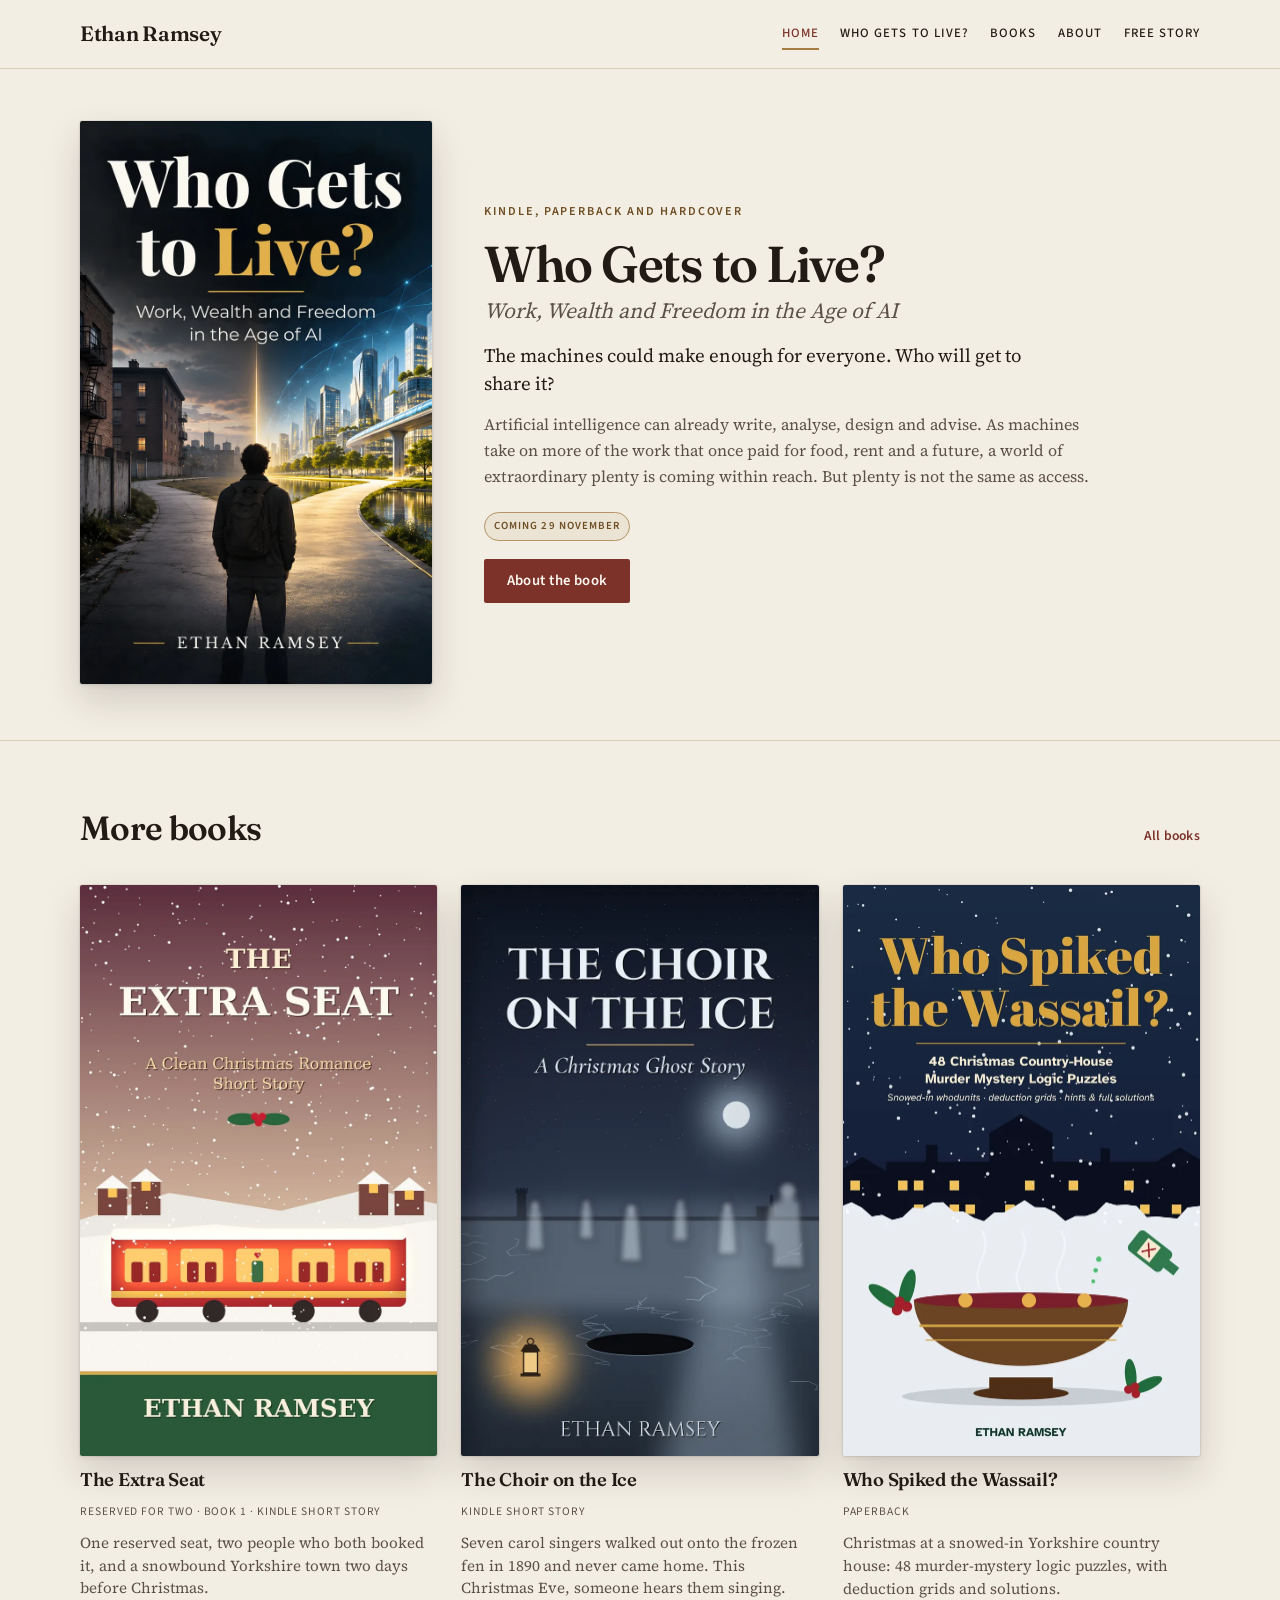
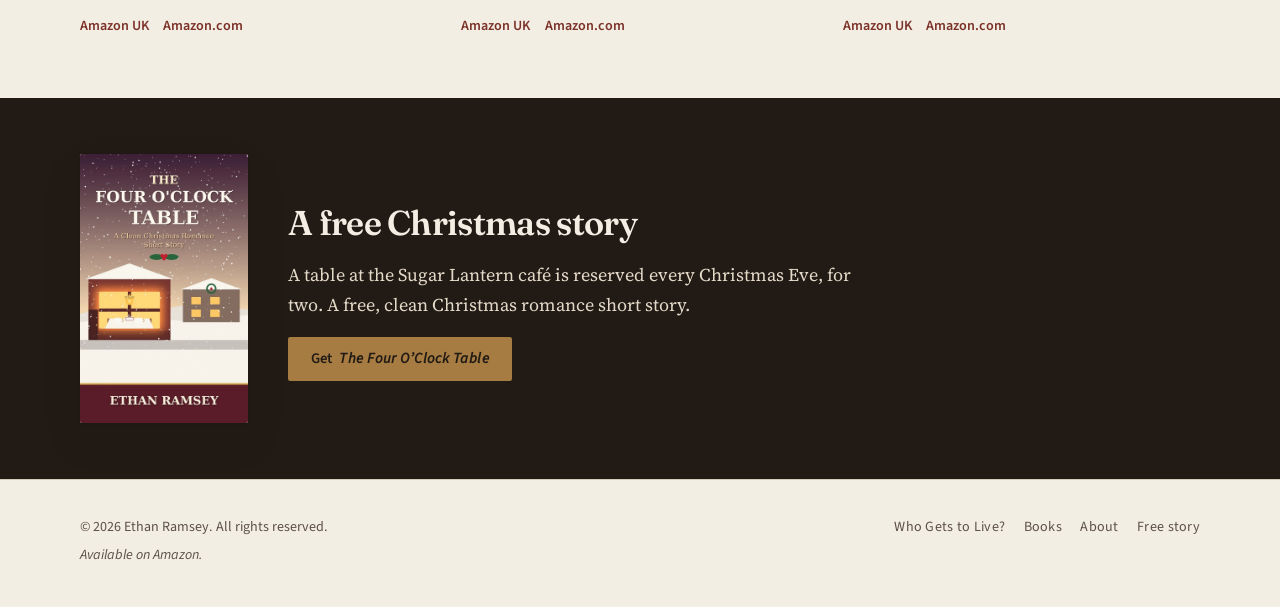
<file: index.html>
<!DOCTYPE html>
<html lang="en-GB">
<head>
  <meta charset="utf-8">
  <meta name="viewport" content="width=device-width, initial-scale=1">
  <title>Books by Ethan Ramsey</title>
  <meta name="description" content="Short stories, puzzle books and a new book about work, wealth and freedom in the age of AI, by Ethan Ramsey. Available on Amazon.">
  <link rel="canonical" href="https://ethanramseybooks.com/">
  <meta property="og:type" content="website">
  <meta property="og:site_name" content="Ethan Ramsey">
  <meta property="og:title" content="Books by Ethan Ramsey">
  <meta property="og:description" content="Short stories, puzzle books and a new book about work, wealth and freedom in the age of AI, by Ethan Ramsey. Available on Amazon.">
  <meta property="og:url" content="https://ethanramseybooks.com/">
  <meta property="og:image" content="https://ethanramseybooks.com/images/og-image.jpg">
  <meta property="og:locale" content="en_GB">
  <meta name="twitter:card" content="summary_large_image">
  <meta name="twitter:title" content="Books by Ethan Ramsey">
  <meta name="twitter:description" content="Short stories, puzzle books and a new book about work, wealth and freedom in the age of AI, by Ethan Ramsey. Available on Amazon.">
  <meta name="twitter:image" content="https://ethanramseybooks.com/images/og-image.jpg">
  <link rel="icon" href="/images/icons/favicon.svg" type="image/svg+xml">
  <link rel="icon" href="/images/icons/favicon.ico" sizes="32x32">
  <link rel="icon" href="/images/icons/favicon-32.png" type="image/png" sizes="32x32">
  <link rel="apple-touch-icon" href="/images/icons/apple-touch-icon.png">
  <link rel="preload" as="image" href="/images/covers/who-gets-to-live.webp" type="image/webp">
  <link rel="stylesheet" href="/css/fonts.css">
  <link rel="stylesheet" href="/css/styles.css">
  <script type="application/ld+json">
  {"@context":"https://schema.org","@graph":[
    {"@type":"WebSite","name":"Ethan Ramsey","url":"https://ethanramseybooks.com/"},
    {"@type":"Person","name":"Ethan Ramsey","url":"https://ethanramseybooks.com/"}
  ]}
  </script>
  
</head>
<body>
  <a class="skip" href="#main">Skip to content</a>
  <header class="site-header">
    <div class="wrap header-inner">
      <a class="wordmark" href="/">Ethan Ramsey</a>
      <button class="nav-toggle" type="button" aria-expanded="false" aria-controls="site-nav" aria-label="Open menu">
        <svg viewBox="0 0 24 24" aria-hidden="true"><path d="M4 7h16M4 12h16M4 17h16"></path></svg>
      </button>
      <nav class="site-nav" id="site-nav" aria-label="Primary">
        <ul>
          <li><a href="/" aria-current="page">Home</a></li>
          <li><a href="/who-gets-to-live/">Who Gets to Live?</a></li>
          <li><a href="/books/">Books</a></li>
          <li><a href="/about/">About</a></li>
          <li><a href="/free-story/">Free story</a></li>
        </ul>
      </nav>
    </div>
  </header>
  <main id="main">
    <section class="hero book-hero" aria-labelledby="wgtl-title">
      <div class="wrap book-hero-inner">
        <figure class="cover">
          <picture>
            <source type="image/webp" srcset="/images/covers/who-gets-to-live.webp">
            <img src="/images/covers/who-gets-to-live.jpg" alt="Front cover of Who Gets to Live? Work, Wealth and Freedom in the Age of AI, by Ethan Ramsey." width="800" height="1280" fetchpriority="high" decoding="async">
          </picture>
        </figure>
        <div class="book-hero-copy">
          <p class="hero-kicker">Kindle, paperback and hardcover</p>
          <h1 id="wgtl-title">Who Gets to Live?</h1>
          <p class="subtitle">Work, Wealth and Freedom in the Age of AI</p>
          <p class="lead">The machines could make enough for everyone. Who will get to share it?</p>
          <p class="hero-pitch">Artificial intelligence can already write, analyse, design and advise. As machines take on more of the work that once paid for food, rent and a future, a world of extraordinary plenty is coming within reach. But plenty is not the same as access.</p>
          <p class="badge">Coming 29 November</p>
          <div class="btn-row">
            <a class="btn btn-primary" href="/who-gets-to-live/">About the book</a>
          </div>
        </div>
      </div>
    </section>

    <section class="section" aria-labelledby="featured-heading">
      <div class="wrap">
        <div class="section-head">
          <h2 id="featured-heading">More books</h2>
          <a class="link-more" href="/books/">All books</a>
        </div>
        <div class="book-grid featured">
          <article class="book">
      <figure class="cover">
        <picture>
          <source type="image/webp" srcset="/images/covers/the-extra-seat.webp">
          <img src="/images/covers/the-extra-seat.jpg" alt="Front cover of The Extra Seat, a clean Christmas romance short story by Ethan Ramsey." width="800" height="1280" loading="lazy" decoding="async">
        </picture>
      </figure>
      <h3>The Extra Seat</h3>
      <p class="meta">Reserved for Two · Book 1 · Kindle short story</p>
      <p class="hook">One reserved seat, two people who both booked it, and a snowbound Yorkshire town two days before Christmas.</p>
      <p class="buy">
        <a href="https://www.amazon.co.uk/dp/B0HQHB46G7" rel="noopener noreferrer">Amazon UK</a>
        <a href="https://www.amazon.com/dp/B0HQHB46G7" rel="noopener noreferrer">Amazon.com</a>
      </p>
    </article><article class="book">
      <figure class="cover">
        <picture>
          <source type="image/webp" srcset="/images/covers/the-choir-on-the-ice.webp">
          <img src="/images/covers/the-choir-on-the-ice.jpg" alt="Front cover of The Choir on the Ice, a Christmas ghost story by Ethan Ramsey." width="800" height="1280" loading="lazy" decoding="async">
        </picture>
      </figure>
      <h3>The Choir on the Ice</h3>
      <p class="meta">Kindle short story</p>
      <p class="hook">Seven carol singers walked out onto the frozen fen in 1890 and never came home. This Christmas Eve, someone hears them singing.</p>
      <p class="buy">
        <a href="https://www.amazon.co.uk/dp/B0HRV9SLFY" rel="noopener noreferrer">Amazon UK</a>
        <a href="https://www.amazon.com/dp/B0HRV9SLFY" rel="noopener noreferrer">Amazon.com</a>
      </p>
    </article><article class="book">
      <figure class="cover">
        <picture>
          <source type="image/webp" srcset="/images/covers/who-spiked-the-wassail.webp">
          <img src="/images/covers/who-spiked-the-wassail.jpg" alt="Front cover of Who Spiked the Wassail?, a paperback of Christmas country-house murder mystery logic puzzles by Ethan Ramsey." width="800" height="1280" loading="lazy" decoding="async">
        </picture>
      </figure>
      <h3>Who Spiked the Wassail?</h3>
      <p class="meta">Paperback</p>
      <p class="hook">Christmas at a snowed-in Yorkshire country house: 48 murder-mystery logic puzzles, with deduction grids and solutions.</p>
      <p class="buy">
        <a href="https://www.amazon.co.uk/dp/B0HRVRZLHK" rel="noopener noreferrer">Amazon UK</a>
        <a href="https://www.amazon.com/dp/B0HRVRZLHK" rel="noopener noreferrer">Amazon.com</a>
      </p>
    </article>
        </div>
      </div>
    </section>

    <section class="cta-band" aria-labelledby="magnet-heading">
      <div class="wrap cta-inner">
        <figure class="cover">
        <picture>
          <source type="image/webp" srcset="/images/covers/the-four-o-clock-table.webp">
          <img src="/images/covers/the-four-o-clock-table.jpg" alt="Front cover of The Four O'Clock Table, a free clean Christmas romance short story by Ethan Ramsey." width="800" height="1280" decoding="async">
        </picture>
      </figure>
        <div>
          <h2 id="magnet-heading">A free Christmas story</h2>
          <p>A table at the Sugar Lantern café is reserved every Christmas Eve, for two. A free, clean Christmas romance short story.</p>
          <a class="btn btn-primary" href="/free-story/">Get <em>The Four O’Clock Table</em></a>
        </div>
      </div>
    </section>

  </main>
  <footer class="site-footer">
    <div class="wrap footer-inner">
      <div>
        <p>&copy; 2026 Ethan Ramsey. All rights reserved.</p>
        <p class="avail">Available on Amazon.</p>
      </div>
      <nav aria-label="Footer">
        <ul>
          <li><a href="/who-gets-to-live/">Who Gets to Live?</a></li>
          <li><a href="/books/">Books</a></li>
          <li><a href="/about/">About</a></li>
          <li><a href="/free-story/">Free story</a></li>
        </ul>
      </nav>
    </div>
  </footer>
  <script src="/js/nav.js" defer></script>
</body>
</html>
</file>
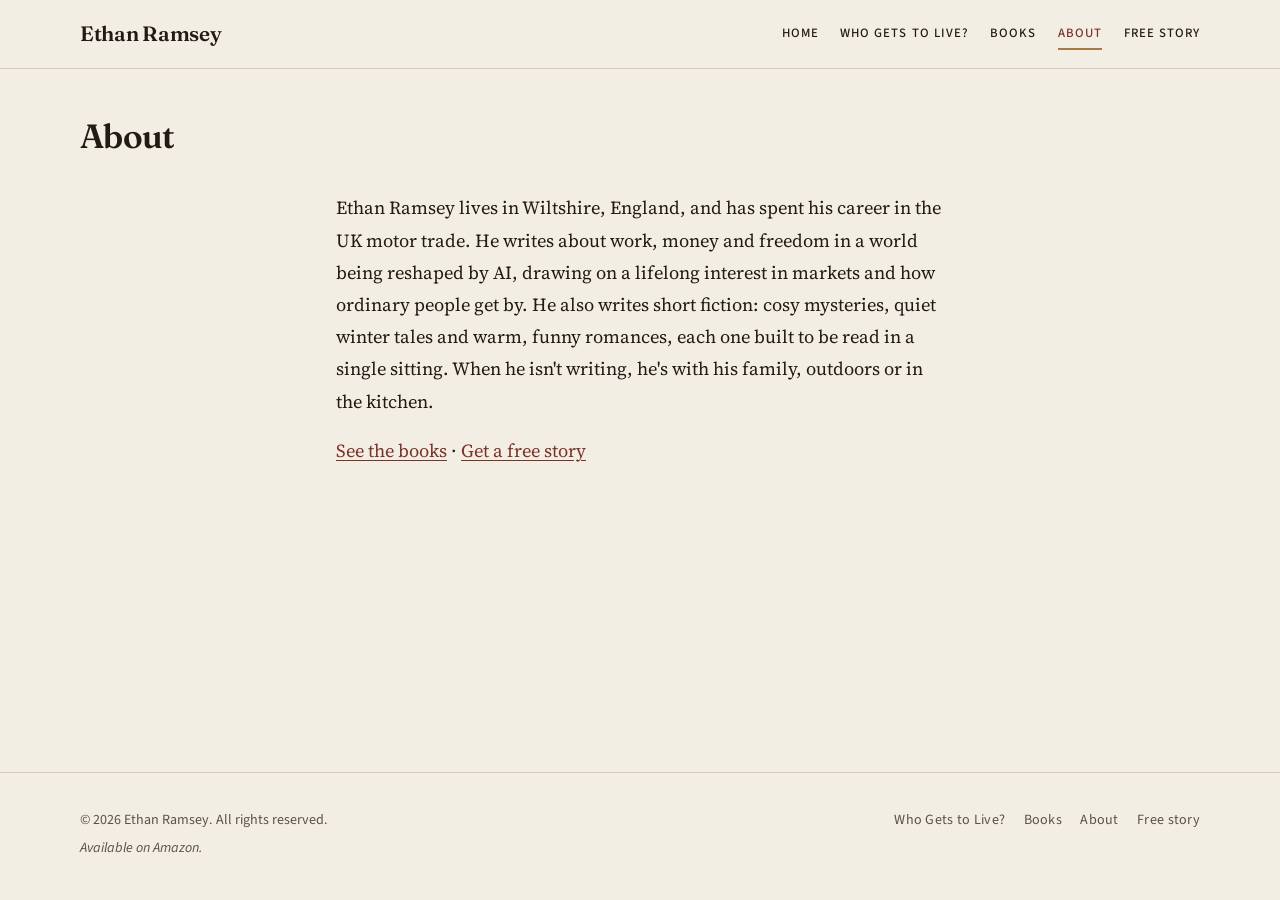
<file: about/index.html>
<!DOCTYPE html>
<html lang="en-GB">
<head>
  <meta charset="utf-8">
  <meta name="viewport" content="width=device-width, initial-scale=1">
  <title>About Ethan Ramsey</title>
  <meta name="description" content="Ethan Ramsey lives in Wiltshire, England. He writes about work, money and freedom in the age of AI, and short fiction to be read in a single sitting.">
  <link rel="canonical" href="https://ethanramseybooks.com/about/">
  <meta property="og:type" content="website">
  <meta property="og:site_name" content="Ethan Ramsey">
  <meta property="og:title" content="About Ethan Ramsey">
  <meta property="og:description" content="Ethan Ramsey lives in Wiltshire, England. He writes about work, money and freedom in the age of AI, and short fiction to be read in a single sitting.">
  <meta property="og:url" content="https://ethanramseybooks.com/about/">
  <meta property="og:image" content="https://ethanramseybooks.com/images/og-image.jpg">
  <meta property="og:locale" content="en_GB">
  <meta name="twitter:card" content="summary_large_image">
  <meta name="twitter:title" content="About Ethan Ramsey">
  <meta name="twitter:description" content="Ethan Ramsey lives in Wiltshire, England. He writes about work, money and freedom in the age of AI, and short fiction to be read in a single sitting.">
  <meta name="twitter:image" content="https://ethanramseybooks.com/images/og-image.jpg">
  <link rel="icon" href="/images/icons/favicon.svg" type="image/svg+xml">
  <link rel="icon" href="/images/icons/favicon.ico" sizes="32x32">
  <link rel="icon" href="/images/icons/favicon-32.png" type="image/png" sizes="32x32">
  <link rel="apple-touch-icon" href="/images/icons/apple-touch-icon.png">
  <link rel="stylesheet" href="/css/fonts.css">
  <link rel="stylesheet" href="/css/styles.css">
  <script type="application/ld+json">
  {"@context":"https://schema.org","@graph":[
    {"@type":"WebSite","name":"Ethan Ramsey","url":"https://ethanramseybooks.com/"},
    {"@type":"Person","name":"Ethan Ramsey","url":"https://ethanramseybooks.com/"}
  ]}
  </script>
  
</head>
<body>
  <a class="skip" href="#main">Skip to content</a>
  <header class="site-header">
    <div class="wrap header-inner">
      <a class="wordmark" href="/">Ethan Ramsey</a>
      <button class="nav-toggle" type="button" aria-expanded="false" aria-controls="site-nav" aria-label="Open menu">
        <svg viewBox="0 0 24 24" aria-hidden="true"><path d="M4 7h16M4 12h16M4 17h16"></path></svg>
      </button>
      <nav class="site-nav" id="site-nav" aria-label="Primary">
        <ul>
          <li><a href="/">Home</a></li>
          <li><a href="/who-gets-to-live/">Who Gets to Live?</a></li>
          <li><a href="/books/">Books</a></li>
          <li><a href="/about/" aria-current="page">About</a></li>
          <li><a href="/free-story/">Free story</a></li>
        </ul>
      </nav>
    </div>
  </header>
  <main id="main">
    <header class="page-hero">
      <div class="wrap">
        <h1 class="page-title">About</h1>
      </div>
    </header>
    <section class="section" style="padding-top:1.25rem">
      <div class="wrap prose">
        <p>Ethan Ramsey lives in Wiltshire, England, and has spent his career in the UK motor trade. He writes about work, money and freedom in a world being reshaped by AI, drawing on a lifelong interest in markets and how ordinary people get by. He also writes short fiction: cosy mysteries, quiet winter tales and warm, funny romances, each one built to be read in a single sitting. When he isn't writing, he's with his family, outdoors or in the kitchen.</p>
        <p><a href="/books/">See the books</a> · <a href="/free-story/">Get a free story</a></p>
      </div>
    </section>

  </main>
  <footer class="site-footer">
    <div class="wrap footer-inner">
      <div>
        <p>&copy; 2026 Ethan Ramsey. All rights reserved.</p>
        <p class="avail">Available on Amazon.</p>
      </div>
      <nav aria-label="Footer">
        <ul>
          <li><a href="/who-gets-to-live/">Who Gets to Live?</a></li>
          <li><a href="/books/">Books</a></li>
          <li><a href="/about/">About</a></li>
          <li><a href="/free-story/">Free story</a></li>
        </ul>
      </nav>
    </div>
  </footer>
  <script src="/js/nav.js" defer></script>
</body>
</html>
</file>
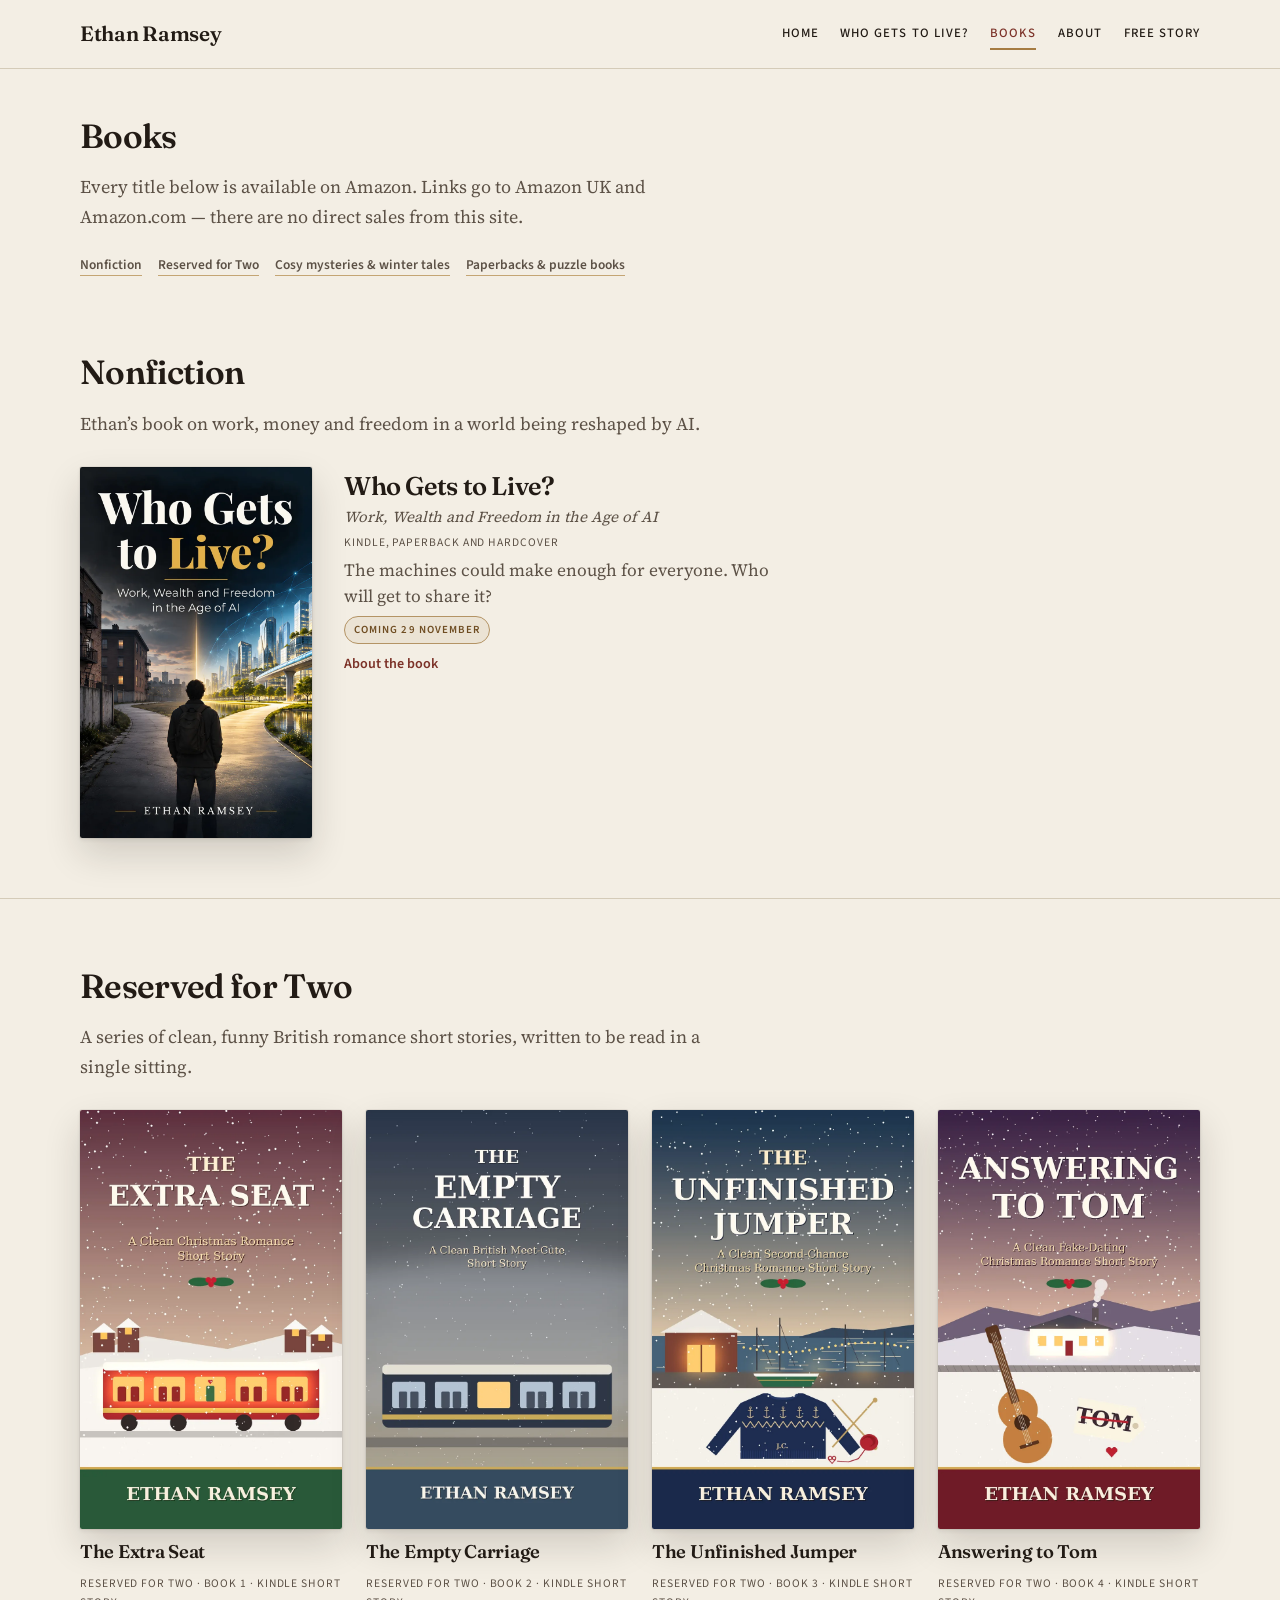
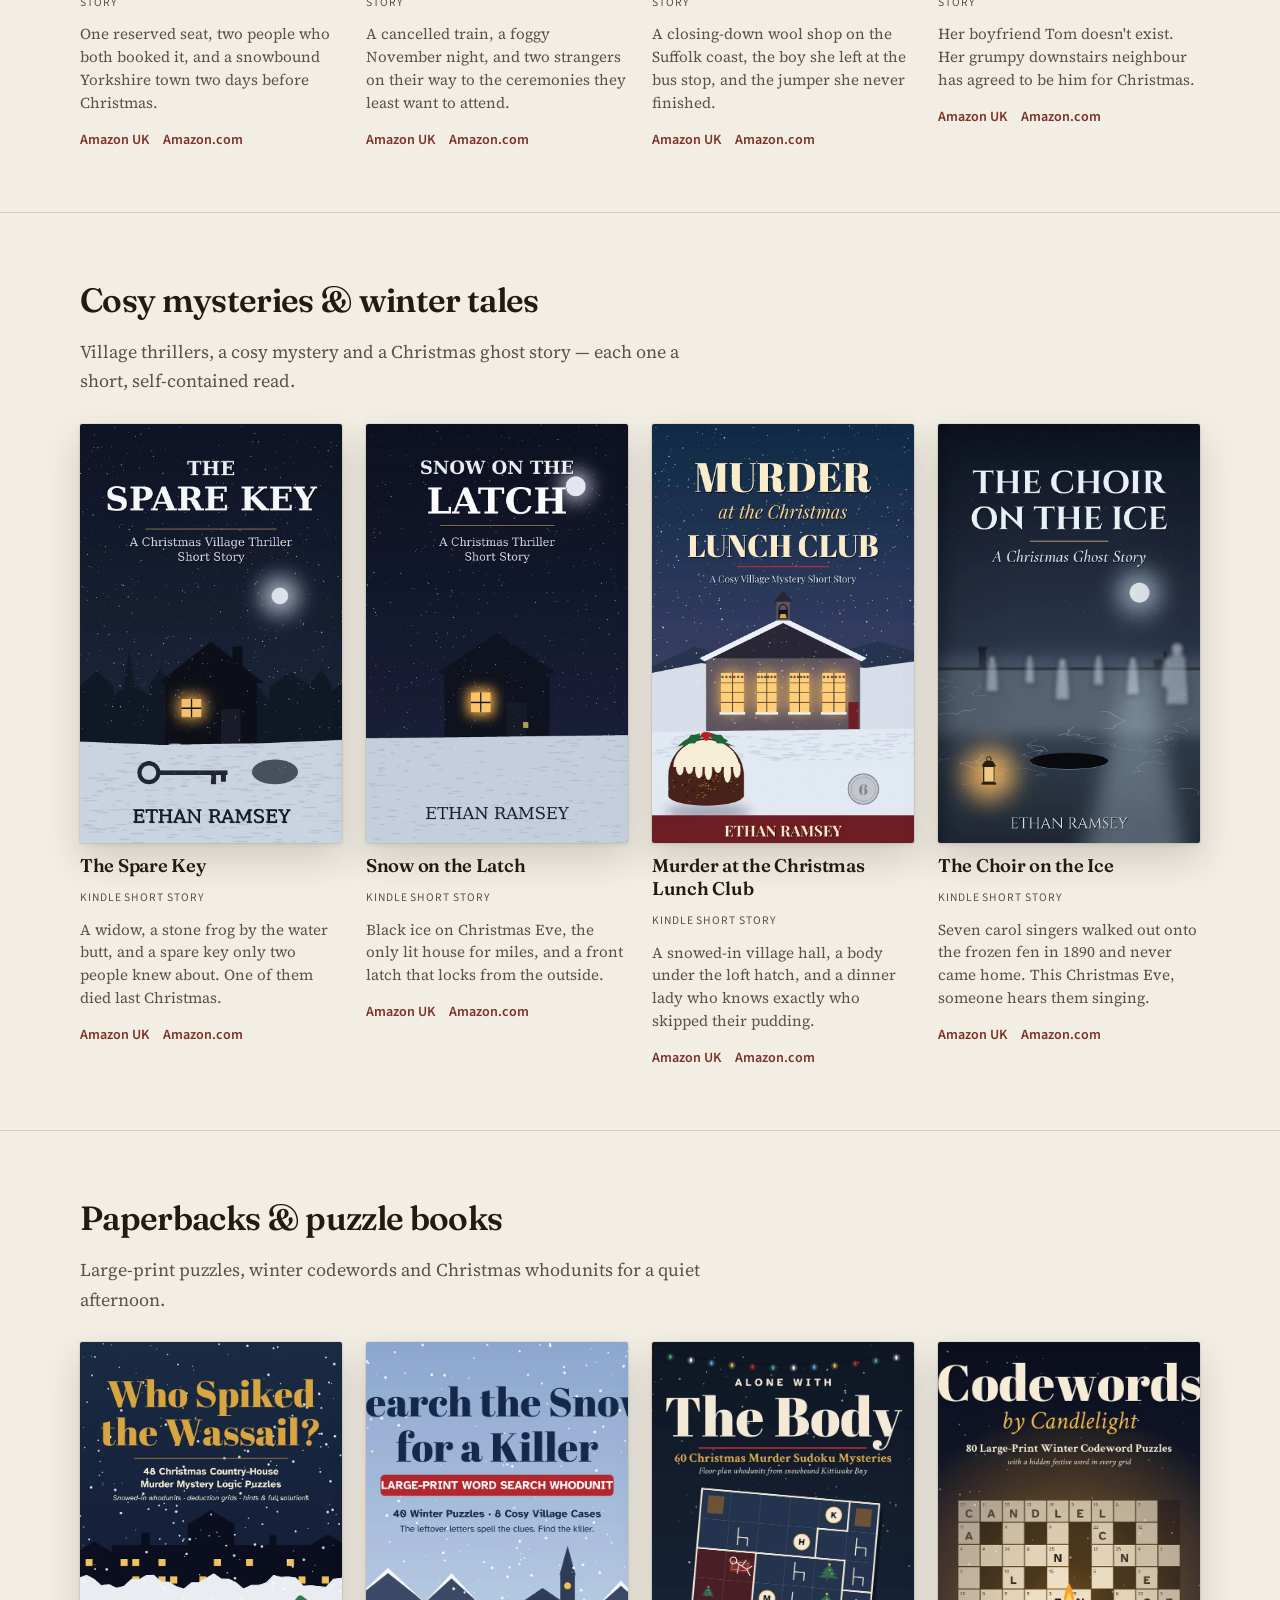
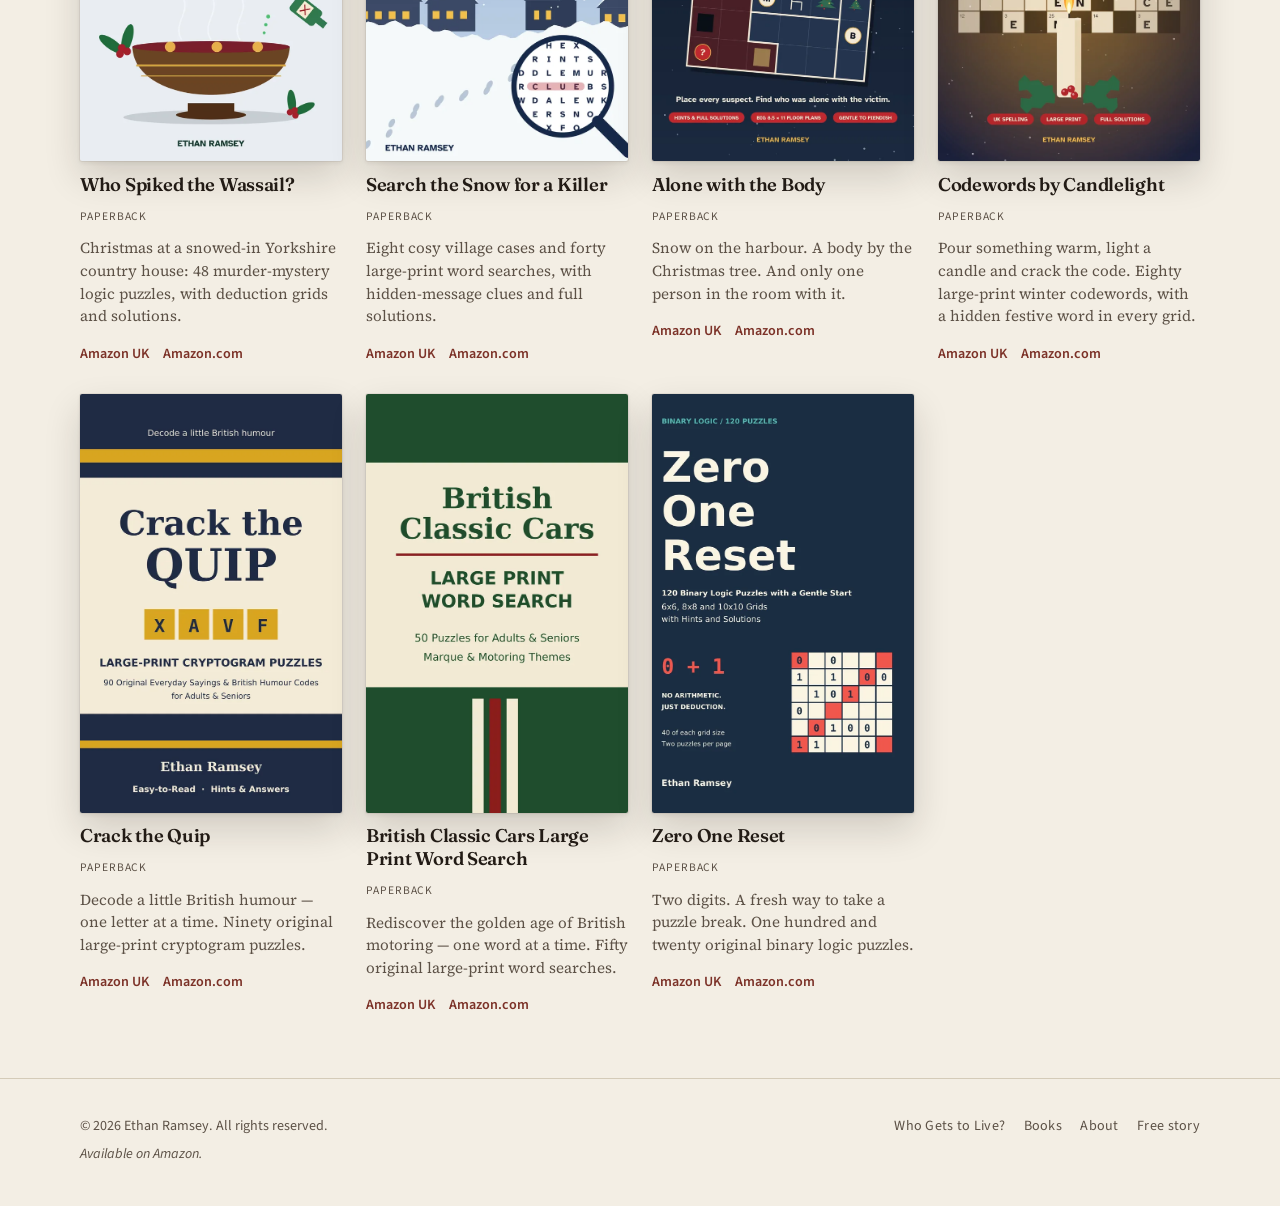
<file: books/index.html>
<!DOCTYPE html>
<html lang="en-GB">
<head>
  <meta charset="utf-8">
  <meta name="viewport" content="width=device-width, initial-scale=1">
  <title>Books by Ethan Ramsey</title>
  <meta name="description" content="Browse Ethan Ramsey’s books: a forthcoming nonfiction title, the Reserved for Two romance series, winter short stories, and paperback puzzle books. Available on Amazon.">
  <link rel="canonical" href="https://ethanramseybooks.com/books/">
  <meta property="og:type" content="website">
  <meta property="og:site_name" content="Ethan Ramsey">
  <meta property="og:title" content="Books by Ethan Ramsey">
  <meta property="og:description" content="Browse Ethan Ramsey’s books: a forthcoming nonfiction title, the Reserved for Two romance series, winter short stories, and paperback puzzle books. Available on Amazon.">
  <meta property="og:url" content="https://ethanramseybooks.com/books/">
  <meta property="og:image" content="https://ethanramseybooks.com/images/og-image.jpg">
  <meta property="og:locale" content="en_GB">
  <meta name="twitter:card" content="summary_large_image">
  <meta name="twitter:title" content="Books by Ethan Ramsey">
  <meta name="twitter:description" content="Browse Ethan Ramsey’s books: a forthcoming nonfiction title, the Reserved for Two romance series, winter short stories, and paperback puzzle books. Available on Amazon.">
  <meta name="twitter:image" content="https://ethanramseybooks.com/images/og-image.jpg">
  <link rel="icon" href="/images/icons/favicon.svg" type="image/svg+xml">
  <link rel="icon" href="/images/icons/favicon.ico" sizes="32x32">
  <link rel="icon" href="/images/icons/favicon-32.png" type="image/png" sizes="32x32">
  <link rel="apple-touch-icon" href="/images/icons/apple-touch-icon.png">
  <link rel="stylesheet" href="/css/fonts.css">
  <link rel="stylesheet" href="/css/styles.css">
  <script type="application/ld+json">
  {"@context":"https://schema.org","@graph":[
    {"@type":"WebSite","name":"Ethan Ramsey","url":"https://ethanramseybooks.com/"},
    {"@type":"Person","name":"Ethan Ramsey","url":"https://ethanramseybooks.com/"}
  ]}
  </script>
  
</head>
<body>
  <a class="skip" href="#main">Skip to content</a>
  <header class="site-header">
    <div class="wrap header-inner">
      <a class="wordmark" href="/">Ethan Ramsey</a>
      <button class="nav-toggle" type="button" aria-expanded="false" aria-controls="site-nav" aria-label="Open menu">
        <svg viewBox="0 0 24 24" aria-hidden="true"><path d="M4 7h16M4 12h16M4 17h16"></path></svg>
      </button>
      <nav class="site-nav" id="site-nav" aria-label="Primary">
        <ul>
          <li><a href="/">Home</a></li>
          <li><a href="/who-gets-to-live/">Who Gets to Live?</a></li>
          <li><a href="/books/" aria-current="page">Books</a></li>
          <li><a href="/about/">About</a></li>
          <li><a href="/free-story/">Free story</a></li>
        </ul>
      </nav>
    </div>
  </header>
  <main id="main">
    <header class="page-hero">
      <div class="wrap">
        <h1 class="page-title">Books</h1>
        <p class="page-intro">Every title below is available on Amazon. Links go to Amazon UK and Amazon.com — there are no direct sales from this site.</p>
        <ul class="jump">
          <li><a href="#nonfiction">Nonfiction</a></li>
          <li><a href="#romance">Reserved for Two</a></li>
          <li><a href="#winter">Cosy mysteries &amp; winter tales</a></li>
          <li><a href="#puzzles">Paperbacks &amp; puzzle books</a></li>
        </ul>
      </div>
    </header>

    <section class="section" id="nonfiction" aria-labelledby="nonfiction-h">
      <div class="wrap">
        <div class="section-head">
          <div>
            <h2 id="nonfiction-h">Nonfiction</h2>
            <p class="section-intro">Ethan’s book on work, money and freedom in a world being reshaped by AI.</p>
          </div>
        </div>
        <div class="book-feature">
          <article class="book">
      <figure class="cover">
        <a href="/who-gets-to-live/">
        <picture>
          <source type="image/webp" srcset="/images/covers/who-gets-to-live.webp">
          <img src="/images/covers/who-gets-to-live.jpg" alt="Front cover of Who Gets to Live? Work, Wealth and Freedom in the Age of AI, by Ethan Ramsey." width="800" height="1280" fetchpriority="high" decoding="async">
        </picture>
        </a>
      </figure>
      <h3><a href="/who-gets-to-live/">Who Gets to Live?</a></h3>
      <p class="subtitle">Work, Wealth and Freedom in the Age of AI</p>
      <p class="meta">Kindle, paperback and hardcover</p>
      <p class="hook">The machines could make enough for everyone. Who will get to share it?</p>
      <p class="badge">Coming 29 November</p>
      <p class="buy"><a href="/who-gets-to-live/">About the book</a></p>
    </article>
        </div>
      </div>
    </section>


    <section class="section" id="romance" aria-labelledby="romance-h">
      <div class="wrap">
        <div class="section-head">
          <div>
            <h2 id="romance-h">Reserved for Two</h2>
            <p class="section-intro">A series of clean, funny British romance short stories, written to be read in a single sitting.</p>
          </div>
        </div>
        <div class="book-grid wide">
          <article class="book">
      <figure class="cover">
        <picture>
          <source type="image/webp" srcset="/images/covers/the-extra-seat.webp">
          <img src="/images/covers/the-extra-seat.jpg" alt="Front cover of The Extra Seat, a clean Christmas romance short story by Ethan Ramsey." width="800" height="1280" loading="lazy" decoding="async">
        </picture>
      </figure>
      <h3>The Extra Seat</h3>
      <p class="meta">Reserved for Two · Book 1 · Kindle short story</p>
      <p class="hook">One reserved seat, two people who both booked it, and a snowbound Yorkshire town two days before Christmas.</p>
      <p class="buy">
        <a href="https://www.amazon.co.uk/dp/B0HQHB46G7" rel="noopener noreferrer">Amazon UK</a>
        <a href="https://www.amazon.com/dp/B0HQHB46G7" rel="noopener noreferrer">Amazon.com</a>
      </p>
    </article>
          <article class="book">
      <figure class="cover">
        <picture>
          <source type="image/webp" srcset="/images/covers/the-empty-carriage.webp">
          <img src="/images/covers/the-empty-carriage.jpg" alt="Front cover of The Empty Carriage, a clean British meet-cute short story by Ethan Ramsey." width="800" height="1280" loading="lazy" decoding="async">
        </picture>
      </figure>
      <h3>The Empty Carriage</h3>
      <p class="meta">Reserved for Two · Book 2 · Kindle short story</p>
      <p class="hook">A cancelled train, a foggy November night, and two strangers on their way to the ceremonies they least want to attend.</p>
      <p class="buy">
        <a href="https://www.amazon.co.uk/dp/B0HR152721" rel="noopener noreferrer">Amazon UK</a>
        <a href="https://www.amazon.com/dp/B0HR152721" rel="noopener noreferrer">Amazon.com</a>
      </p>
    </article>
          <article class="book">
      <figure class="cover">
        <picture>
          <source type="image/webp" srcset="/images/covers/the-unfinished-jumper.webp">
          <img src="/images/covers/the-unfinished-jumper.jpg" alt="Front cover of The Unfinished Jumper, a clean second-chance Christmas romance short story by Ethan Ramsey." width="800" height="1280" loading="lazy" decoding="async">
        </picture>
      </figure>
      <h3>The Unfinished Jumper</h3>
      <p class="meta">Reserved for Two · Book 3 · Kindle short story</p>
      <p class="hook">A closing-down wool shop on the Suffolk coast, the boy she left at the bus stop, and the jumper she never finished.</p>
      <p class="buy">
        <a href="https://www.amazon.co.uk/dp/B0HSLHY2MS" rel="noopener noreferrer">Amazon UK</a>
        <a href="https://www.amazon.com/dp/B0HSLHY2MS" rel="noopener noreferrer">Amazon.com</a>
      </p>
    </article>
          <article class="book">
      <figure class="cover">
        <picture>
          <source type="image/webp" srcset="/images/covers/answering-to-tom.webp">
          <img src="/images/covers/answering-to-tom.jpg" alt="Front cover of Answering to Tom, a clean fake-dating Christmas romance short story by Ethan Ramsey." width="800" height="1280" loading="lazy" decoding="async">
        </picture>
      </figure>
      <h3>Answering to Tom</h3>
      <p class="meta">Reserved for Two · Book 4 · Kindle short story</p>
      <p class="hook">Her boyfriend Tom doesn't exist. Her grumpy downstairs neighbour has agreed to be him for Christmas.</p>
      <p class="buy">
        <a href="https://www.amazon.co.uk/dp/B0HS6BNKLP" rel="noopener noreferrer">Amazon UK</a>
        <a href="https://www.amazon.com/dp/B0HS6BNKLP" rel="noopener noreferrer">Amazon.com</a>
      </p>
    </article>
        </div>
      </div>
    </section>


    <section class="section" id="winter" aria-labelledby="winter-h">
      <div class="wrap">
        <div class="section-head">
          <div>
            <h2 id="winter-h">Cosy mysteries &amp; winter tales</h2>
            <p class="section-intro">Village thrillers, a cosy mystery and a Christmas ghost story — each one a short, self-contained read.</p>
          </div>
        </div>
        <div class="book-grid wide">
          <article class="book">
      <figure class="cover">
        <picture>
          <source type="image/webp" srcset="/images/covers/the-spare-key.webp">
          <img src="/images/covers/the-spare-key.jpg" alt="Front cover of The Spare Key, a Christmas village thriller short story by Ethan Ramsey." width="800" height="1280" loading="lazy" decoding="async">
        </picture>
      </figure>
      <h3>The Spare Key</h3>
      <p class="meta">Kindle short story</p>
      <p class="hook">A widow, a stone frog by the water butt, and a spare key only two people knew about. One of them died last Christmas.</p>
      <p class="buy">
        <a href="https://www.amazon.co.uk/dp/B0HQHG3DVY" rel="noopener noreferrer">Amazon UK</a>
        <a href="https://www.amazon.com/dp/B0HQHG3DVY" rel="noopener noreferrer">Amazon.com</a>
      </p>
    </article>
          <article class="book">
      <figure class="cover">
        <picture>
          <source type="image/webp" srcset="/images/covers/snow-on-the-latch.webp">
          <img src="/images/covers/snow-on-the-latch.jpg" alt="Front cover of Snow on the Latch, a Christmas thriller short story by Ethan Ramsey." width="800" height="1280" loading="lazy" decoding="async">
        </picture>
      </figure>
      <h3>Snow on the Latch</h3>
      <p class="meta">Kindle short story</p>
      <p class="hook">Black ice on Christmas Eve, the only lit house for miles, and a front latch that locks from the outside.</p>
      <p class="buy">
        <a href="https://www.amazon.co.uk/dp/B0HR1ZJQ2Z" rel="noopener noreferrer">Amazon UK</a>
        <a href="https://www.amazon.com/dp/B0HR1ZJQ2Z" rel="noopener noreferrer">Amazon.com</a>
      </p>
    </article>
          <article class="book">
      <figure class="cover">
        <picture>
          <source type="image/webp" srcset="/images/covers/murder-at-the-christmas-lunch-club.webp">
          <img src="/images/covers/murder-at-the-christmas-lunch-club.jpg" alt="Front cover of Murder at the Christmas Lunch Club, a cosy village mystery short story by Ethan Ramsey." width="800" height="1280" loading="lazy" decoding="async">
        </picture>
      </figure>
      <h3>Murder at the Christmas Lunch Club</h3>
      <p class="meta">Kindle short story</p>
      <p class="hook">A snowed-in village hall, a body under the loft hatch, and a dinner lady who knows exactly who skipped their pudding.</p>
      <p class="buy">
        <a href="https://www.amazon.co.uk/dp/B0HRW1D47S" rel="noopener noreferrer">Amazon UK</a>
        <a href="https://www.amazon.com/dp/B0HRW1D47S" rel="noopener noreferrer">Amazon.com</a>
      </p>
    </article>
          <article class="book">
      <figure class="cover">
        <picture>
          <source type="image/webp" srcset="/images/covers/the-choir-on-the-ice.webp">
          <img src="/images/covers/the-choir-on-the-ice.jpg" alt="Front cover of The Choir on the Ice, a Christmas ghost story by Ethan Ramsey." width="800" height="1280" loading="lazy" decoding="async">
        </picture>
      </figure>
      <h3>The Choir on the Ice</h3>
      <p class="meta">Kindle short story</p>
      <p class="hook">Seven carol singers walked out onto the frozen fen in 1890 and never came home. This Christmas Eve, someone hears them singing.</p>
      <p class="buy">
        <a href="https://www.amazon.co.uk/dp/B0HRV9SLFY" rel="noopener noreferrer">Amazon UK</a>
        <a href="https://www.amazon.com/dp/B0HRV9SLFY" rel="noopener noreferrer">Amazon.com</a>
      </p>
    </article>
        </div>
      </div>
    </section>


    <section class="section" id="puzzles" aria-labelledby="puzzles-h">
      <div class="wrap">
        <div class="section-head">
          <div>
            <h2 id="puzzles-h">Paperbacks &amp; puzzle books</h2>
            <p class="section-intro">Large-print puzzles, winter codewords and Christmas whodunits for a quiet afternoon.</p>
          </div>
        </div>
        <div class="book-grid wide">
          <article class="book">
      <figure class="cover">
        <picture>
          <source type="image/webp" srcset="/images/covers/who-spiked-the-wassail.webp">
          <img src="/images/covers/who-spiked-the-wassail.jpg" alt="Front cover of Who Spiked the Wassail?, a paperback of Christmas country-house murder mystery logic puzzles by Ethan Ramsey." width="800" height="1280" loading="lazy" decoding="async">
        </picture>
      </figure>
      <h3>Who Spiked the Wassail?</h3>
      <p class="meta">Paperback</p>
      <p class="hook">Christmas at a snowed-in Yorkshire country house: 48 murder-mystery logic puzzles, with deduction grids and solutions.</p>
      <p class="buy">
        <a href="https://www.amazon.co.uk/dp/B0HRVRZLHK" rel="noopener noreferrer">Amazon UK</a>
        <a href="https://www.amazon.com/dp/B0HRVRZLHK" rel="noopener noreferrer">Amazon.com</a>
      </p>
    </article>
          <article class="book">
      <figure class="cover">
        <picture>
          <source type="image/webp" srcset="/images/covers/search-the-snow-for-a-killer.webp">
          <img src="/images/covers/search-the-snow-for-a-killer.jpg" alt="Front cover of Search the Snow for a Killer, a large-print word search whodunit paperback by Ethan Ramsey." width="800" height="1280" loading="lazy" decoding="async">
        </picture>
      </figure>
      <h3>Search the Snow for a Killer</h3>
      <p class="meta">Paperback</p>
      <p class="hook">Eight cosy village cases and forty large-print word searches, with hidden-message clues and full solutions.</p>
      <p class="buy">
        <a href="https://www.amazon.co.uk/dp/B0HRVFD69W" rel="noopener noreferrer">Amazon UK</a>
        <a href="https://www.amazon.com/dp/B0HRVFD69W" rel="noopener noreferrer">Amazon.com</a>
      </p>
    </article>
          <article class="book">
      <figure class="cover">
        <picture>
          <source type="image/webp" srcset="/images/covers/alone-with-the-body.webp">
          <img src="/images/covers/alone-with-the-body.jpg" alt="Front cover of Alone with the Body, a paperback of Christmas murder sudoku mysteries by Ethan Ramsey." width="800" height="1280" loading="lazy" decoding="async">
        </picture>
      </figure>
      <h3>Alone with the Body</h3>
      <p class="meta">Paperback</p>
      <p class="hook">Snow on the harbour. A body by the Christmas tree. And only one person in the room with it.</p>
      <p class="buy">
        <a href="https://www.amazon.co.uk/dp/B0HSLQBC4L" rel="noopener noreferrer">Amazon UK</a>
        <a href="https://www.amazon.com/dp/B0HSLQBC4L" rel="noopener noreferrer">Amazon.com</a>
      </p>
    </article>
          <article class="book">
      <figure class="cover">
        <picture>
          <source type="image/webp" srcset="/images/covers/codewords-by-candlelight.webp">
          <img src="/images/covers/codewords-by-candlelight.jpg" alt="Front cover of Codewords by Candlelight, a large-print winter codeword puzzle paperback by Ethan Ramsey." width="800" height="1280" loading="lazy" decoding="async">
        </picture>
      </figure>
      <h3>Codewords by Candlelight</h3>
      <p class="meta">Paperback</p>
      <p class="hook">Pour something warm, light a candle and crack the code. Eighty large-print winter codewords, with a hidden festive word in every grid.</p>
      <p class="buy">
        <a href="https://www.amazon.co.uk/dp/B0HSLQKNQK" rel="noopener noreferrer">Amazon UK</a>
        <a href="https://www.amazon.com/dp/B0HSLQKNQK" rel="noopener noreferrer">Amazon.com</a>
      </p>
    </article>
          <article class="book">
      <figure class="cover">
        <picture>
          <source type="image/webp" srcset="/images/covers/crack-the-quip.webp">
          <img src="/images/covers/crack-the-quip.jpg" alt="Front cover of Crack the Quip, a large-print cryptogram puzzle paperback by Ethan Ramsey." width="800" height="1280" loading="lazy" decoding="async">
        </picture>
      </figure>
      <h3>Crack the Quip</h3>
      <p class="meta">Paperback</p>
      <p class="hook">Decode a little British humour — one letter at a time. Ninety original large-print cryptogram puzzles.</p>
      <p class="buy">
        <a href="https://www.amazon.co.uk/dp/B0HQWWC2CY" rel="noopener noreferrer">Amazon UK</a>
        <a href="https://www.amazon.com/dp/B0HQWWC2CY" rel="noopener noreferrer">Amazon.com</a>
      </p>
    </article>
          <article class="book">
      <figure class="cover">
        <picture>
          <source type="image/webp" srcset="/images/covers/british-classic-cars.webp">
          <img src="/images/covers/british-classic-cars.jpg" alt="Front cover of British Classic Cars Large Print Word Search, a puzzle paperback by Ethan Ramsey." width="800" height="1280" loading="lazy" decoding="async">
        </picture>
      </figure>
      <h3>British Classic Cars Large Print Word Search</h3>
      <p class="meta">Paperback</p>
      <p class="hook">Rediscover the golden age of British motoring — one word at a time. Fifty original large-print word searches.</p>
      <p class="buy">
        <a href="https://www.amazon.co.uk/dp/B0HQJK1TP4" rel="noopener noreferrer">Amazon UK</a>
        <a href="https://www.amazon.com/dp/B0HQJK1TP4" rel="noopener noreferrer">Amazon.com</a>
      </p>
    </article>
          <article class="book">
      <figure class="cover">
        <picture>
          <source type="image/webp" srcset="/images/covers/zero-one-reset.webp">
          <img src="/images/covers/zero-one-reset.jpg" alt="Front cover of Zero One Reset, a binary logic puzzle paperback by Ethan Ramsey." width="800" height="1280" loading="lazy" decoding="async">
        </picture>
      </figure>
      <h3>Zero One Reset</h3>
      <p class="meta">Paperback</p>
      <p class="hook">Two digits. A fresh way to take a puzzle break. One hundred and twenty original binary logic puzzles.</p>
      <p class="buy">
        <a href="https://www.amazon.co.uk/dp/B0HQX35XYQ" rel="noopener noreferrer">Amazon UK</a>
        <a href="https://www.amazon.com/dp/B0HQX35XYQ" rel="noopener noreferrer">Amazon.com</a>
      </p>
    </article>
        </div>
      </div>
    </section>


  </main>
  <footer class="site-footer">
    <div class="wrap footer-inner">
      <div>
        <p>&copy; 2026 Ethan Ramsey. All rights reserved.</p>
        <p class="avail">Available on Amazon.</p>
      </div>
      <nav aria-label="Footer">
        <ul>
          <li><a href="/who-gets-to-live/">Who Gets to Live?</a></li>
          <li><a href="/books/">Books</a></li>
          <li><a href="/about/">About</a></li>
          <li><a href="/free-story/">Free story</a></li>
        </ul>
      </nav>
    </div>
  </footer>
  <script src="/js/nav.js" defer></script>
</body>
</html>
</file>
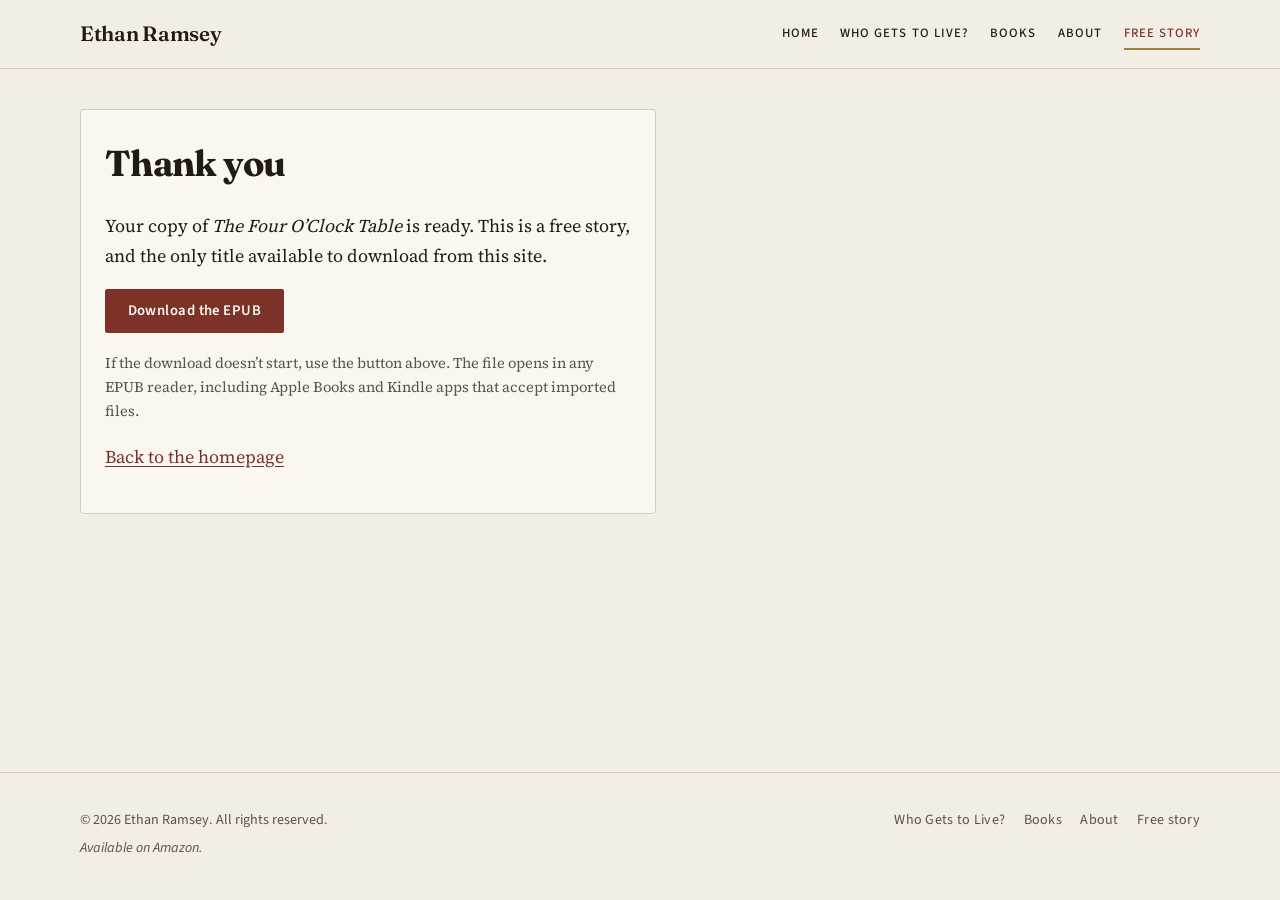
<file: download/index.html>
<!DOCTYPE html>
<html lang="en-GB">
<head>
  <meta charset="utf-8">
  <meta name="viewport" content="width=device-width, initial-scale=1">
  <title>Thank you — The Four O’Clock Table</title>
  <meta name="description" content="Download your free copy of The Four O’Clock Table, a clean Christmas romance short story by Ethan Ramsey.">
  <link rel="canonical" href="https://ethanramseybooks.com/download/">
  <meta property="og:type" content="website">
  <meta property="og:site_name" content="Ethan Ramsey">
  <meta property="og:title" content="Thank you — The Four O’Clock Table">
  <meta property="og:description" content="Download your free copy of The Four O’Clock Table, a clean Christmas romance short story by Ethan Ramsey.">
  <meta property="og:url" content="https://ethanramseybooks.com/download/">
  <meta property="og:image" content="https://ethanramseybooks.com/images/og-image.jpg">
  <meta property="og:locale" content="en_GB">
  <meta name="twitter:card" content="summary_large_image">
  <meta name="twitter:title" content="Thank you — The Four O’Clock Table">
  <meta name="twitter:description" content="Download your free copy of The Four O’Clock Table, a clean Christmas romance short story by Ethan Ramsey.">
  <meta name="twitter:image" content="https://ethanramseybooks.com/images/og-image.jpg">
  <link rel="icon" href="/images/icons/favicon.svg" type="image/svg+xml">
  <link rel="icon" href="/images/icons/favicon.ico" sizes="32x32">
  <link rel="icon" href="/images/icons/favicon-32.png" type="image/png" sizes="32x32">
  <link rel="apple-touch-icon" href="/images/icons/apple-touch-icon.png">
  <link rel="stylesheet" href="/css/fonts.css">
  <link rel="stylesheet" href="/css/styles.css">
  <script type="application/ld+json">
  {"@context":"https://schema.org","@graph":[
    {"@type":"WebSite","name":"Ethan Ramsey","url":"https://ethanramseybooks.com/"},
    {"@type":"Person","name":"Ethan Ramsey","url":"https://ethanramseybooks.com/"}
  ]}
  </script>
    <meta name="robots" content="noindex, nofollow">
</head>
<body>
  <a class="skip" href="#main">Skip to content</a>
  <header class="site-header">
    <div class="wrap header-inner">
      <a class="wordmark" href="/">Ethan Ramsey</a>
      <button class="nav-toggle" type="button" aria-expanded="false" aria-controls="site-nav" aria-label="Open menu">
        <svg viewBox="0 0 24 24" aria-hidden="true"><path d="M4 7h16M4 12h16M4 17h16"></path></svg>
      </button>
      <nav class="site-nav" id="site-nav" aria-label="Primary">
        <ul>
          <li><a href="/">Home</a></li>
          <li><a href="/who-gets-to-live/">Who Gets to Live?</a></li>
          <li><a href="/books/">Books</a></li>
          <li><a href="/about/">About</a></li>
          <li><a href="/free-story/" aria-current="page">Free story</a></li>
        </ul>
      </nav>
    </div>
  </header>
  <main id="main">
    <div class="wrap" style="padding:2.5rem 0 4rem">
      <div class="download-box">
        <h1>Thank you</h1>
        <p>Your copy of <cite>The Four O’Clock Table</cite> is ready. This is a free story, and the only title available to download from this site.</p>
        <p><a class="btn btn-primary" href="https://storage.googleapis.com/mailerlite-uploads-prod/G2826984/D5Mrb1vADJX4Kde9VtKHgBU0PgxO5b40NF0yJaXH.epub" rel="noopener noreferrer">Download the EPUB</a></p>
        <p class="note">If the download doesn’t start, use the button above. The file opens in any EPUB reader, including Apple Books and Kindle apps that accept imported files.</p>
        <p><a href="/">Back to the homepage</a></p>
      </div>
    </div>

  </main>
  <footer class="site-footer">
    <div class="wrap footer-inner">
      <div>
        <p>&copy; 2026 Ethan Ramsey. All rights reserved.</p>
        <p class="avail">Available on Amazon.</p>
      </div>
      <nav aria-label="Footer">
        <ul>
          <li><a href="/who-gets-to-live/">Who Gets to Live?</a></li>
          <li><a href="/books/">Books</a></li>
          <li><a href="/about/">About</a></li>
          <li><a href="/free-story/">Free story</a></li>
        </ul>
      </nav>
    </div>
  </footer>
  <script src="/js/nav.js" defer></script>
</body>
</html>
</file>
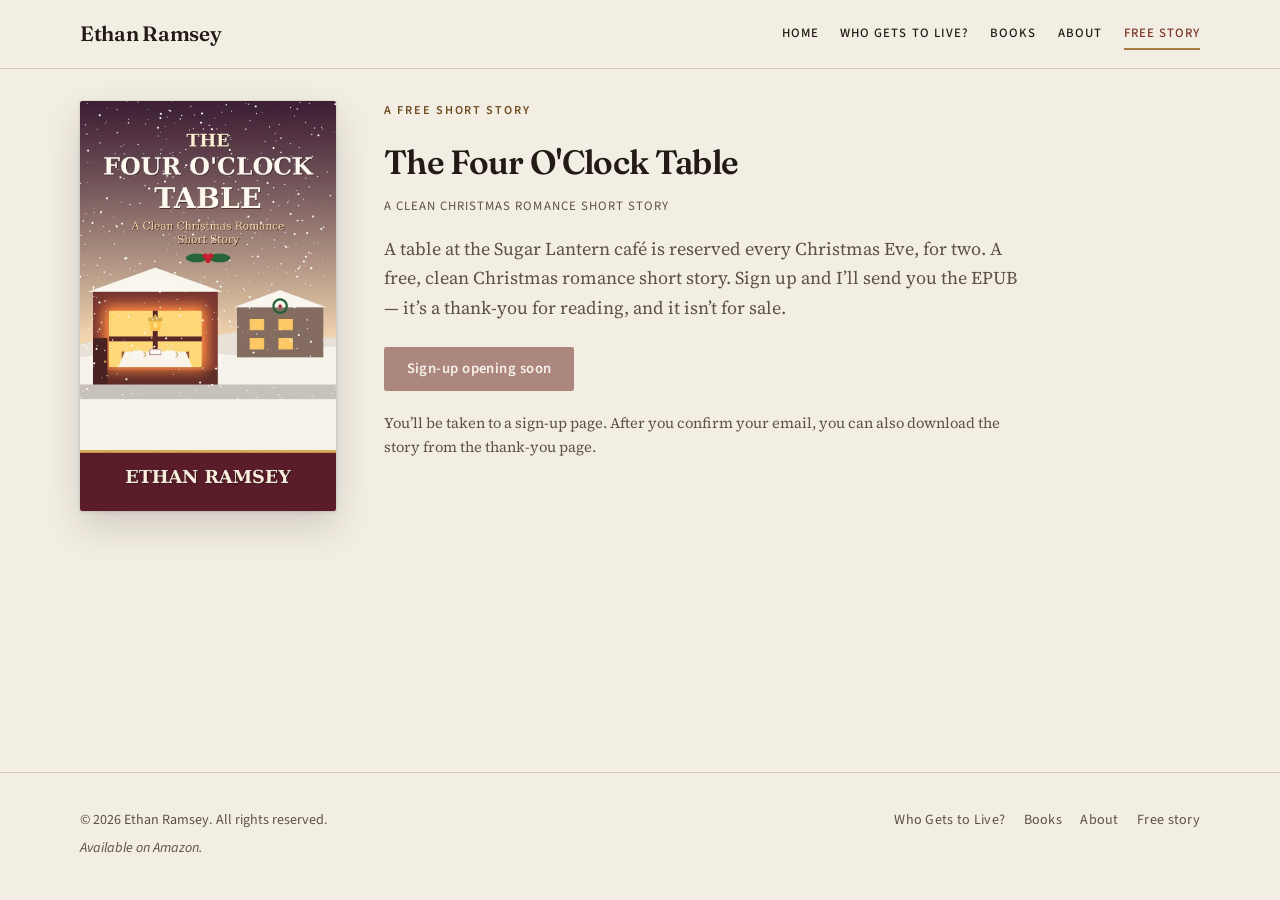
<file: free-story/index.html>
<!DOCTYPE html>
<html lang="en-GB">
<head>
  <meta charset="utf-8">
  <meta name="viewport" content="width=device-width, initial-scale=1">
  <title>A free story: The Four O’Clock Table — Ethan Ramsey</title>
  <meta name="description" content="Sign up to receive The Four O’Clock Table, a free clean Christmas romance short story by Ethan Ramsey.">
  <link rel="canonical" href="https://ethanramseybooks.com/free-story/">
  <meta property="og:type" content="website">
  <meta property="og:site_name" content="Ethan Ramsey">
  <meta property="og:title" content="A free story: The Four O’Clock Table — Ethan Ramsey">
  <meta property="og:description" content="Sign up to receive The Four O’Clock Table, a free clean Christmas romance short story by Ethan Ramsey.">
  <meta property="og:url" content="https://ethanramseybooks.com/free-story/">
  <meta property="og:image" content="https://ethanramseybooks.com/images/og-image.jpg">
  <meta property="og:locale" content="en_GB">
  <meta name="twitter:card" content="summary_large_image">
  <meta name="twitter:title" content="A free story: The Four O’Clock Table — Ethan Ramsey">
  <meta name="twitter:description" content="Sign up to receive The Four O’Clock Table, a free clean Christmas romance short story by Ethan Ramsey.">
  <meta name="twitter:image" content="https://ethanramseybooks.com/images/og-image.jpg">
  <link rel="icon" href="/images/icons/favicon.svg" type="image/svg+xml">
  <link rel="icon" href="/images/icons/favicon.ico" sizes="32x32">
  <link rel="icon" href="/images/icons/favicon-32.png" type="image/png" sizes="32x32">
  <link rel="apple-touch-icon" href="/images/icons/apple-touch-icon.png">
  <link rel="preload" as="image" href="/images/covers/the-four-o-clock-table.webp" type="image/webp">
  <link rel="stylesheet" href="/css/fonts.css">
  <link rel="stylesheet" href="/css/styles.css">
  <script type="application/ld+json">
  {"@context":"https://schema.org","@graph":[
    {"@type":"WebSite","name":"Ethan Ramsey","url":"https://ethanramseybooks.com/"},
    {"@type":"Person","name":"Ethan Ramsey","url":"https://ethanramseybooks.com/"}
  ]}
  </script>
    <meta property="og:image" content="https://ethanramseybooks.com/images/covers/the-four-o-clock-table.jpg">
</head>
<body>
  <a class="skip" href="#main">Skip to content</a>
  <header class="site-header">
    <div class="wrap header-inner">
      <a class="wordmark" href="/">Ethan Ramsey</a>
      <button class="nav-toggle" type="button" aria-expanded="false" aria-controls="site-nav" aria-label="Open menu">
        <svg viewBox="0 0 24 24" aria-hidden="true"><path d="M4 7h16M4 12h16M4 17h16"></path></svg>
      </button>
      <nav class="site-nav" id="site-nav" aria-label="Primary">
        <ul>
          <li><a href="/">Home</a></li>
          <li><a href="/who-gets-to-live/">Who Gets to Live?</a></li>
          <li><a href="/books/">Books</a></li>
          <li><a href="/about/">About</a></li>
          <li><a href="/free-story/" aria-current="page">Free story</a></li>
        </ul>
      </nav>
    </div>
  </header>
  <main id="main">
    <div class="wrap magnet-layout">
      <figure class="cover">
        <picture>
          <source type="image/webp" srcset="/images/covers/the-four-o-clock-table.webp">
          <img src="/images/covers/the-four-o-clock-table.jpg" alt="Front cover of The Four O'Clock Table, a free clean Christmas romance short story by Ethan Ramsey." width="800" height="1280" fetchpriority="high" decoding="async">
        </picture>
      </figure>
      <div>
        <p class="hero-kicker">A free short story</p>
        <h1 class="page-title">The Four O'Clock Table</h1>
        <p class="meta" style="font-family:var(--font-sans);font-size:0.8rem;letter-spacing:0.08em;text-transform:uppercase;color:var(--ink-muted);margin:0.4rem 0 1rem">A Clean Christmas Romance Short Story</p>
        <p class="page-intro" style="margin-bottom:1.5rem">A table at the Sugar Lantern café is reserved every Christmas Eve, for two. A free, clean Christmas romance short story. Sign up and I’ll send you the EPUB — it’s a thank-you for reading, and it isn’t for sale.</p>
        <!-- {MAGNET_URL} — replace with the live MailerLite landing page (planned: https://ethan-ramsey-books-5tbrlc.subscribepage.io) once that page is published. Checked 26 Nov 2026: that URL returned 404, so the button is disabled until it is live. Do not point this button at /download/ (email signup required). -->
        <button type="button" class="btn btn-primary" disabled>Sign-up opening soon</button>
        <p class="note" style="margin-top:1.25rem">You’ll be taken to a sign-up page. After you confirm your email, you can also download the story from the thank-you page.</p>
      </div>
    </div>

  </main>
  <footer class="site-footer">
    <div class="wrap footer-inner">
      <div>
        <p>&copy; 2026 Ethan Ramsey. All rights reserved.</p>
        <p class="avail">Available on Amazon.</p>
      </div>
      <nav aria-label="Footer">
        <ul>
          <li><a href="/who-gets-to-live/">Who Gets to Live?</a></li>
          <li><a href="/books/">Books</a></li>
          <li><a href="/about/">About</a></li>
          <li><a href="/free-story/">Free story</a></li>
        </ul>
      </nav>
    </div>
  </footer>
  <script src="/js/nav.js" defer></script>
</body>
</html>
</file>
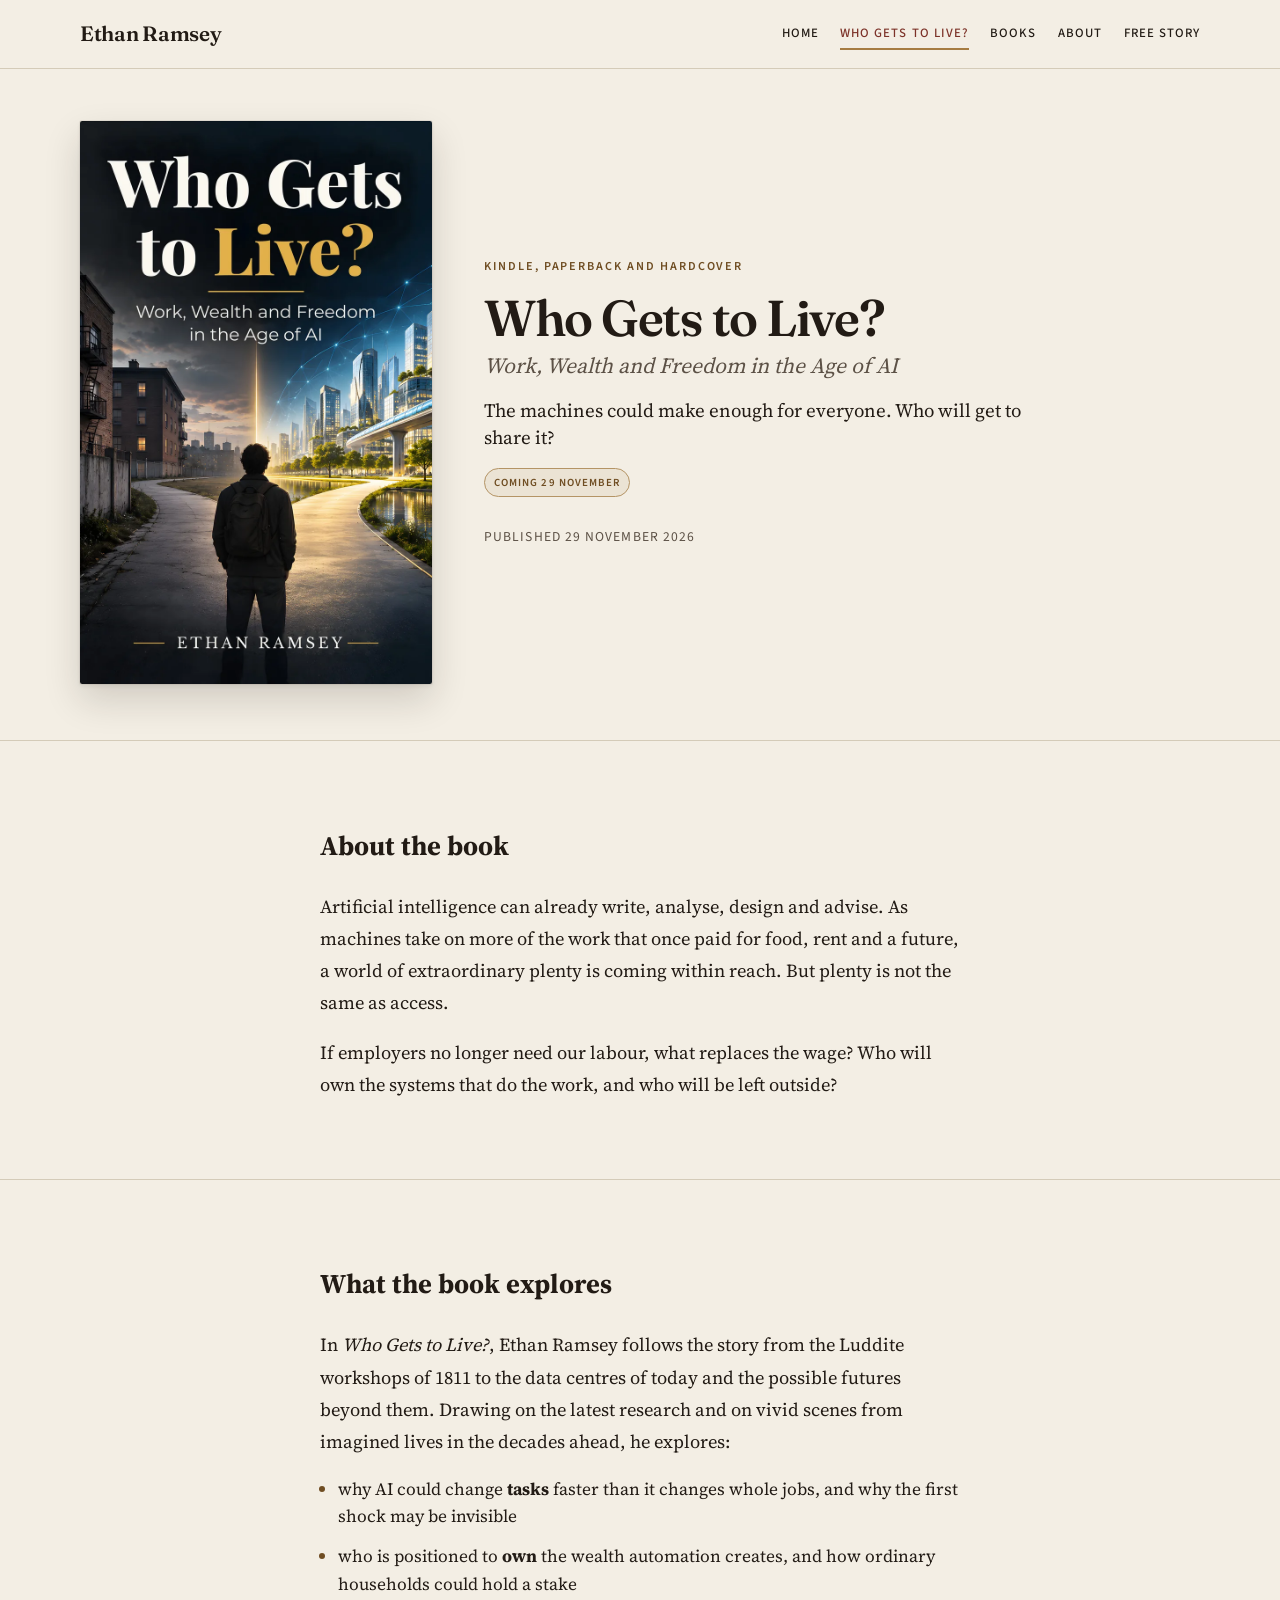
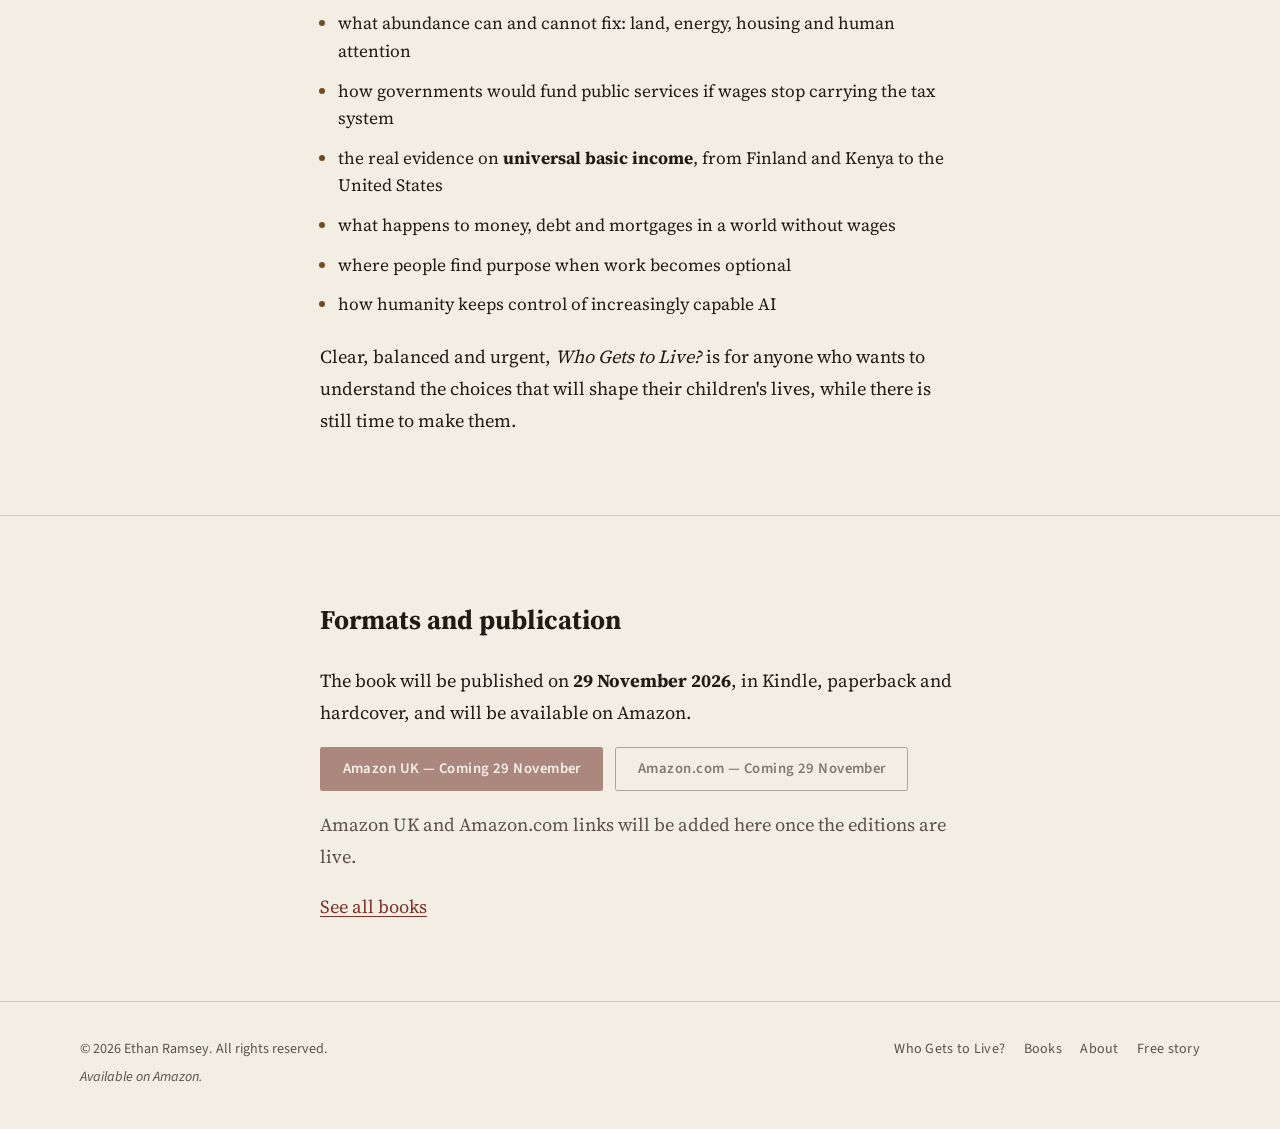
<file: who-gets-to-live/index.html>
<!DOCTYPE html>
<html lang="en-GB">
<head>
  <meta charset="utf-8">
  <meta name="viewport" content="width=device-width, initial-scale=1">
  <title>Who Gets to Live? — Books by Ethan Ramsey</title>
  <meta name="description" content="The machines could make enough for everyone. Who will get to share it? Who Gets to Live? Work, Wealth and Freedom in the Age of AI, by Ethan Ramsey. Coming 29 November 2026, in Kindle, paperback and hardcover.">
  <link rel="canonical" href="https://ethanramseybooks.com/who-gets-to-live/">
  <meta property="og:type" content="website">
  <meta property="og:site_name" content="Ethan Ramsey">
  <meta property="og:title" content="Who Gets to Live? — Books by Ethan Ramsey">
  <meta property="og:description" content="The machines could make enough for everyone. Who will get to share it? Who Gets to Live? Work, Wealth and Freedom in the Age of AI, by Ethan Ramsey. Coming 29 November 2026.">
  <meta property="og:url" content="https://ethanramseybooks.com/who-gets-to-live/">
  <meta property="og:image" content="https://ethanramseybooks.com/images/covers/who-gets-to-live.jpg">
  <meta property="og:locale" content="en_GB">
  <meta name="twitter:card" content="summary_large_image">
  <meta name="twitter:title" content="Who Gets to Live? — Books by Ethan Ramsey">
  <meta name="twitter:description" content="The machines could make enough for everyone. Who will get to share it? Coming 29 November 2026.">
  <meta name="twitter:image" content="https://ethanramseybooks.com/images/covers/who-gets-to-live.jpg">
  <link rel="icon" href="/images/icons/favicon.svg" type="image/svg+xml">
  <link rel="icon" href="/images/icons/favicon.ico" sizes="32x32">
  <link rel="icon" href="/images/icons/favicon-32.png" type="image/png" sizes="32x32">
  <link rel="apple-touch-icon" href="/images/icons/apple-touch-icon.png">
  <link rel="preload" as="image" href="/images/covers/who-gets-to-live.webp" type="image/webp">
  <link rel="stylesheet" href="/css/fonts.css">
  <link rel="stylesheet" href="/css/styles.css">
  <script type="application/ld+json">
  {"@context":"https://schema.org","@graph":[
    {"@type":"WebSite","name":"Ethan Ramsey","url":"https://ethanramseybooks.com/"},
    {"@type":"Person","name":"Ethan Ramsey","url":"https://ethanramseybooks.com/"},
    {"@type":"Book","name":"Who Gets to Live?","alternateName":"Who Gets to Live? Work, Wealth and Freedom in the Age of AI","url":"https://ethanramseybooks.com/who-gets-to-live/","inLanguage":"en-GB","bookFormat":["EBook","Paperback","Hardcover"],"datePublished":"2026-11-29"}
  ]}
  </script>
</head>
<body>
  <a class="skip" href="#main">Skip to content</a>
  <header class="site-header">
    <div class="wrap header-inner">
      <a class="wordmark" href="/">Ethan Ramsey</a>
      <button class="nav-toggle" type="button" aria-expanded="false" aria-controls="site-nav" aria-label="Open menu">
        <svg viewBox="0 0 24 24" aria-hidden="true"><path d="M4 7h16M4 12h16M4 17h16"></path></svg>
      </button>
      <nav class="site-nav" id="site-nav" aria-label="Primary">
        <ul>
          <li><a href="/">Home</a></li>
          <li><a href="/who-gets-to-live/" aria-current="page">Who Gets to Live?</a></li>
          <li><a href="/books/">Books</a></li>
          <li><a href="/about/">About</a></li>
          <li><a href="/free-story/">Free story</a></li>
        </ul>
      </nav>
    </div>
  </header>
  <main id="main">
    <article class="wgtl">
      <header class="hero book-hero">
        <div class="wrap book-hero-inner">
          <figure class="cover">
            <picture>
              <source type="image/webp" srcset="/images/covers/who-gets-to-live.webp">
              <img src="/images/covers/who-gets-to-live.jpg" alt="Front cover of Who Gets to Live? Work, Wealth and Freedom in the Age of AI, by Ethan Ramsey." width="800" height="1280" fetchpriority="high" decoding="async">
            </picture>
          </figure>
          <div class="book-hero-copy">
            <p class="hero-kicker">Kindle, paperback and hardcover</p>
            <h1>Who Gets to Live?</h1>
            <p class="subtitle">Work, Wealth and Freedom in the Age of AI</p>
            <p class="lead">The machines could make enough for everyone. Who will get to share it?</p>
            <p class="badge">Coming 29 November</p>
            <p class="meta pub-date">Published 29 November 2026</p>
          </div>
        </div>
      </header>

      <section class="section" aria-labelledby="about-book-h">
        <div class="wrap prose wgtl-prose">
          <h2 id="about-book-h">About the book</h2>
          <p>Artificial intelligence can already write, analyse, design and advise. As machines take on more of the work that once paid for food, rent and a future, a world of extraordinary plenty is coming within reach. But plenty is not the same as access.</p>
          <p>If employers no longer need our labour, what replaces the wage? Who will own the systems that do the work, and who will be left outside?</p>
        </div>
      </section>

      <section class="section" aria-labelledby="questions-h">
        <div class="wrap prose wgtl-prose">
          <h2 id="questions-h">What the book explores</h2>
          <p>In <cite>Who Gets to Live?</cite>, Ethan Ramsey follows the story from the Luddite workshops of 1811 to the data centres of today and the possible futures beyond them. Drawing on the latest research and on vivid scenes from imagined lives in the decades ahead, he explores:</p>
          <ul class="explore-list">
            <li>why AI could change <strong>tasks</strong> faster than it changes whole jobs, and why the first shock may be invisible</li>
            <li>who is positioned to <strong>own</strong> the wealth automation creates, and how ordinary households could hold a stake</li>
            <li>what abundance can and cannot fix: land, energy, housing and human attention</li>
            <li>how governments would fund public services if wages stop carrying the tax system</li>
            <li>the real evidence on <strong>universal basic income</strong>, from Finland and Kenya to the United States</li>
            <li>what happens to money, debt and mortgages in a world without wages</li>
            <li>where people find purpose when work becomes optional</li>
            <li>how humanity keeps control of increasingly capable AI</li>
          </ul>
          <p>Clear, balanced and urgent, <cite>Who Gets to Live?</cite> is for anyone who wants to understand the choices that will shape their children's lives, while there is still time to make them.</p>
        </div>
      </section>

      <section class="section" aria-labelledby="formats-h">
        <div class="wrap prose wgtl-prose">
          <h2 id="formats-h">Formats and publication</h2>
          <p>The book will be published on <strong>29 November 2026</strong>, in Kindle, paperback and hardcover, and will be available on Amazon.</p>
          <p class="buy-soon">
            <button type="button" class="btn btn-primary" disabled>Amazon UK — Coming 29 November</button>
            <button type="button" class="btn btn-ghost" disabled>Amazon.com — Coming 29 November</button>
          </p>
          <p class="note">Amazon UK and Amazon.com links will be added here once the editions are live.</p>
          <p><a href="/books/">See all books</a></p>
        </div>
      </section>
    </article>
  </main>
  <footer class="site-footer">
    <div class="wrap footer-inner">
      <div>
        <p>&copy; 2026 Ethan Ramsey. All rights reserved.</p>
        <p class="avail">Available on Amazon.</p>
      </div>
      <nav aria-label="Footer">
        <ul>
          <li><a href="/who-gets-to-live/">Who Gets to Live?</a></li>
          <li><a href="/books/">Books</a></li>
          <li><a href="/about/">About</a></li>
          <li><a href="/free-story/">Free story</a></li>
        </ul>
      </nav>
    </div>
  </footer>
  <script src="/js/nav.js" defer></script>
</body>
</html>
</file>
<file: css/fonts.css>
/* Self-hosted Fraunces, Source Serif 4 and Source Sans 3 (Latin + Latin-ext). Sourced from Google Fonts. */
/* vietnamese */
@font-face {
  font-family: 'Fraunces';
  font-style: normal;
  font-weight: 500;
  font-display: swap;
  src: url(../fonts/6NU78FyLNQOQZAnv9bYEvDiIdE9Ea92uemAk_WBq8U_9v0c2Wa0KxCFTeO-U.woff2) format('woff2');
  unicode-range: U+0100-02BA, U+02BD-02C5, U+02C7-02CC, U+02CE-02D7, U+02DD-02FF, U+0304, U+0308, U+0329, U+1D00-1DBF, U+1E00-1E9F, U+1EF2-1EFF, U+2020, U+20A0-20AB, U+20AD-20C4, U+2113, U+2C60-2C7F, U+A720-A7FF;
}
/* latin */
@font-face {
  font-family: 'Fraunces';
  font-style: normal;
  font-weight: 500;
  font-display: swap;
  src: url(../fonts/6NU78FyLNQOQZAnv9bYEvDiIdE9Ea92uemAk_WBq8U_9v0c2Wa0KxC9TeA.woff2) format('woff2');
  unicode-range: U+0000-00FF, U+0131, U+0152-0153, U+02BB-02BC, U+02C6, U+02DA, U+02DC, U+0304, U+0308, U+0329, U+2000-206F, U+20AC, U+2122, U+2191, U+2193, U+2212, U+2215, U+FEFF, U+FFFD;
}
/* vietnamese */
@font-face {
  font-family: 'Fraunces';
  font-style: normal;
  font-weight: 600;
  font-display: swap;
  src: url(../fonts/6NU78FyLNQOQZAnv9bYEvDiIdE9Ea92uemAk_WBq8U_9v0c2Wa0KxCFTeO-U.woff2) format('woff2');
  unicode-range: U+0100-02BA, U+02BD-02C5, U+02C7-02CC, U+02CE-02D7, U+02DD-02FF, U+0304, U+0308, U+0329, U+1D00-1DBF, U+1E00-1E9F, U+1EF2-1EFF, U+2020, U+20A0-20AB, U+20AD-20C4, U+2113, U+2C60-2C7F, U+A720-A7FF;
}
/* latin */
@font-face {
  font-family: 'Fraunces';
  font-style: normal;
  font-weight: 600;
  font-display: swap;
  src: url(../fonts/6NU78FyLNQOQZAnv9bYEvDiIdE9Ea92uemAk_WBq8U_9v0c2Wa0KxC9TeA.woff2) format('woff2');
  unicode-range: U+0000-00FF, U+0131, U+0152-0153, U+02BB-02BC, U+02C6, U+02DA, U+02DC, U+0304, U+0308, U+0329, U+2000-206F, U+20AC, U+2122, U+2191, U+2193, U+2212, U+2215, U+FEFF, U+FFFD;
}
/* vietnamese */
@font-face {
  font-family: 'Fraunces';
  font-style: normal;
  font-weight: 700;
  font-display: swap;
  src: url(../fonts/6NU78FyLNQOQZAnv9bYEvDiIdE9Ea92uemAk_WBq8U_9v0c2Wa0KxCFTeO-U.woff2) format('woff2');
  unicode-range: U+0100-02BA, U+02BD-02C5, U+02C7-02CC, U+02CE-02D7, U+02DD-02FF, U+0304, U+0308, U+0329, U+1D00-1DBF, U+1E00-1E9F, U+1EF2-1EFF, U+2020, U+20A0-20AB, U+20AD-20C4, U+2113, U+2C60-2C7F, U+A720-A7FF;
}
/* latin */
@font-face {
  font-family: 'Fraunces';
  font-style: normal;
  font-weight: 700;
  font-display: swap;
  src: url(../fonts/6NU78FyLNQOQZAnv9bYEvDiIdE9Ea92uemAk_WBq8U_9v0c2Wa0KxC9TeA.woff2) format('woff2');
  unicode-range: U+0000-00FF, U+0131, U+0152-0153, U+02BB-02BC, U+02C6, U+02DA, U+02DC, U+0304, U+0308, U+0329, U+2000-206F, U+20AC, U+2122, U+2191, U+2193, U+2212, U+2215, U+FEFF, U+FFFD;
}
/* cyrillic-ext */
@font-face {
  font-family: 'Source Sans 3';
  font-style: italic;
  font-weight: 400;
  font-display: swap;
  src: url(../fonts/nwpDtKy2OAdR1K-IwhWudF-R3woAa8opPOrG97lwqLlOxCcSmrfB.woff2) format('woff2');
  unicode-range: U+0100-02BA, U+02BD-02C5, U+02C7-02CC, U+02CE-02D7, U+02DD-02FF, U+0304, U+0308, U+0329, U+1D00-1DBF, U+1E00-1E9F, U+1EF2-1EFF, U+2020, U+20A0-20AB, U+20AD-20C4, U+2113, U+2C60-2C7F, U+A720-A7FF;
}
/* latin */
@font-face {
  font-family: 'Source Sans 3';
  font-style: italic;
  font-weight: 400;
  font-display: swap;
  src: url(../fonts/nwpDtKy2OAdR1K-IwhWudF-R3woAa8opPOrG97lwqLlOxCkSmg.woff2) format('woff2');
  unicode-range: U+0000-00FF, U+0131, U+0152-0153, U+02BB-02BC, U+02C6, U+02DA, U+02DC, U+0304, U+0308, U+0329, U+2000-206F, U+20AC, U+2122, U+2191, U+2193, U+2212, U+2215, U+FEFF, U+FFFD;
}
/* cyrillic-ext */
@font-face {
  font-family: 'Source Sans 3';
  font-style: normal;
  font-weight: 400;
  font-display: swap;
  src: url(../fonts/nwpStKy2OAdR1K-IwhWudF-R3wEaZfrc.woff2) format('woff2');
  unicode-range: U+0100-02BA, U+02BD-02C5, U+02C7-02CC, U+02CE-02D7, U+02DD-02FF, U+0304, U+0308, U+0329, U+1D00-1DBF, U+1E00-1E9F, U+1EF2-1EFF, U+2020, U+20A0-20AB, U+20AD-20C4, U+2113, U+2C60-2C7F, U+A720-A7FF;
}
/* latin */
@font-face {
  font-family: 'Source Sans 3';
  font-style: normal;
  font-weight: 400;
  font-display: swap;
  src: url(../fonts/nwpStKy2OAdR1K-IwhWudF-R3w8aZQ.woff2) format('woff2');
  unicode-range: U+0000-00FF, U+0131, U+0152-0153, U+02BB-02BC, U+02C6, U+02DA, U+02DC, U+0304, U+0308, U+0329, U+2000-206F, U+20AC, U+2122, U+2191, U+2193, U+2212, U+2215, U+FEFF, U+FFFD;
}
/* cyrillic-ext */
@font-face {
  font-family: 'Source Sans 3';
  font-style: normal;
  font-weight: 500;
  font-display: swap;
  src: url(../fonts/nwpStKy2OAdR1K-IwhWudF-R3wEaZfrc.woff2) format('woff2');
  unicode-range: U+0100-02BA, U+02BD-02C5, U+02C7-02CC, U+02CE-02D7, U+02DD-02FF, U+0304, U+0308, U+0329, U+1D00-1DBF, U+1E00-1E9F, U+1EF2-1EFF, U+2020, U+20A0-20AB, U+20AD-20C4, U+2113, U+2C60-2C7F, U+A720-A7FF;
}
/* latin */
@font-face {
  font-family: 'Source Sans 3';
  font-style: normal;
  font-weight: 500;
  font-display: swap;
  src: url(../fonts/nwpStKy2OAdR1K-IwhWudF-R3w8aZQ.woff2) format('woff2');
  unicode-range: U+0000-00FF, U+0131, U+0152-0153, U+02BB-02BC, U+02C6, U+02DA, U+02DC, U+0304, U+0308, U+0329, U+2000-206F, U+20AC, U+2122, U+2191, U+2193, U+2212, U+2215, U+FEFF, U+FFFD;
}
/* cyrillic-ext */
@font-face {
  font-family: 'Source Sans 3';
  font-style: normal;
  font-weight: 600;
  font-display: swap;
  src: url(../fonts/nwpStKy2OAdR1K-IwhWudF-R3wEaZfrc.woff2) format('woff2');
  unicode-range: U+0100-02BA, U+02BD-02C5, U+02C7-02CC, U+02CE-02D7, U+02DD-02FF, U+0304, U+0308, U+0329, U+1D00-1DBF, U+1E00-1E9F, U+1EF2-1EFF, U+2020, U+20A0-20AB, U+20AD-20C4, U+2113, U+2C60-2C7F, U+A720-A7FF;
}
/* latin */
@font-face {
  font-family: 'Source Sans 3';
  font-style: normal;
  font-weight: 600;
  font-display: swap;
  src: url(../fonts/nwpStKy2OAdR1K-IwhWudF-R3w8aZQ.woff2) format('woff2');
  unicode-range: U+0000-00FF, U+0131, U+0152-0153, U+02BB-02BC, U+02C6, U+02DA, U+02DC, U+0304, U+0308, U+0329, U+2000-206F, U+20AC, U+2122, U+2191, U+2193, U+2212, U+2215, U+FEFF, U+FFFD;
}
/* cyrillic-ext */
@font-face {
  font-family: 'Source Serif 4';
  font-style: normal;
  font-weight: 400;
  font-display: swap;
  src: url(../fonts/vEFI2_tTDB4M7-auWDN0ahZJW1gV8tenXg.woff2) format('woff2');
  unicode-range: U+0100-02BA, U+02BD-02C5, U+02C7-02CC, U+02CE-02D7, U+02DD-02FF, U+0304, U+0308, U+0329, U+1D00-1DBF, U+1E00-1E9F, U+1EF2-1EFF, U+2020, U+20A0-20AB, U+20AD-20C4, U+2113, U+2C60-2C7F, U+A720-A7FF;
}
/* latin */
@font-face {
  font-family: 'Source Serif 4';
  font-style: normal;
  font-weight: 400;
  font-display: swap;
  src: url(../fonts/vEFI2_tTDB4M7-auWDN0ahZJW1gb8tc.woff2) format('woff2');
  unicode-range: U+0000-00FF, U+0131, U+0152-0153, U+02BB-02BC, U+02C6, U+02DA, U+02DC, U+0304, U+0308, U+0329, U+2000-206F, U+20AC, U+2122, U+2191, U+2193, U+2212, U+2215, U+FEFF, U+FFFD;
}
/* cyrillic-ext */
@font-face {
  font-family: 'Source Serif 4';
  font-style: normal;
  font-weight: 600;
  font-display: swap;
  src: url(../fonts/vEFI2_tTDB4M7-auWDN0ahZJW1gV8tenXg.woff2) format('woff2');
  unicode-range: U+0100-02BA, U+02BD-02C5, U+02C7-02CC, U+02CE-02D7, U+02DD-02FF, U+0304, U+0308, U+0329, U+1D00-1DBF, U+1E00-1E9F, U+1EF2-1EFF, U+2020, U+20A0-20AB, U+20AD-20C4, U+2113, U+2C60-2C7F, U+A720-A7FF;
}
/* latin */
@font-face {
  font-family: 'Source Serif 4';
  font-style: normal;
  font-weight: 600;
  font-display: swap;
  src: url(../fonts/vEFI2_tTDB4M7-auWDN0ahZJW1gb8tc.woff2) format('woff2');
  unicode-range: U+0000-00FF, U+0131, U+0152-0153, U+02BB-02BC, U+02C6, U+02DA, U+02DC, U+0304, U+0308, U+0329, U+2000-206F, U+20AC, U+2122, U+2191, U+2193, U+2212, U+2215, U+FEFF, U+FFFD;
}
/* cyrillic-ext */
@font-face {
  font-family: 'Source Serif 4';
  font-style: normal;
  font-weight: 700;
  font-display: swap;
  src: url(../fonts/vEFI2_tTDB4M7-auWDN0ahZJW1gV8tenXg.woff2) format('woff2');
  unicode-range: U+0100-02BA, U+02BD-02C5, U+02C7-02CC, U+02CE-02D7, U+02DD-02FF, U+0304, U+0308, U+0329, U+1D00-1DBF, U+1E00-1E9F, U+1EF2-1EFF, U+2020, U+20A0-20AB, U+20AD-20C4, U+2113, U+2C60-2C7F, U+A720-A7FF;
}
/* latin */
@font-face {
  font-family: 'Source Serif 4';
  font-style: normal;
  font-weight: 700;
  font-display: swap;
  src: url(../fonts/vEFI2_tTDB4M7-auWDN0ahZJW1gb8tc.woff2) format('woff2');
  unicode-range: U+0000-00FF, U+0131, U+0152-0153, U+02BB-02BC, U+02C6, U+02DA, U+02DC, U+0304, U+0308, U+0329, U+2000-206F, U+20AC, U+2122, U+2191, U+2193, U+2212, U+2215, U+FEFF, U+FFFD;
}
</file>
<file: css/styles.css>
/* Ethan Ramsey site — warm, literary, mobile-first */
:root {
  --paper: #f3eee4;
  --paper-deep: #e7dfd0;
  --card: #faf7f1;
  --ink: #221b15;
  --ink-muted: #5c5146;
  --accent: #7c3228;
  --accent-hover: #5c241c;
  --gold: #a67c42;
  --gold-text: #6f4d22;
  --gold-soft: #c4a574;
  --rule: #d4cbb8;
  --shadow-cover:
    0 0 0 1px rgba(34, 27, 21, 0.06),
    0 2px 4px rgba(34, 27, 21, 0.07),
    0 16px 36px rgba(34, 27, 21, 0.16);
  --shadow-cover-hover:
    0 0 0 1px rgba(34, 27, 21, 0.07),
    0 8px 16px rgba(34, 27, 21, 0.1),
    0 22px 44px rgba(34, 27, 21, 0.2);
  --page-pad: max(1.25rem, env(safe-area-inset-left, 0px), env(safe-area-inset-right, 0px));
  --max: 70rem;
  --header-h: 3.35rem;
  --radius: 0.14rem;
  --ease: 0.22s ease;
  --font-display: "Fraunces", "Iowan Old Style", Palatino, "Palatino Linotype", "Times New Roman", serif;
  --font-serif: "Source Serif 4", "Iowan Old Style", Palatino, "Palatino Linotype", "Times New Roman", serif;
  --font-sans: "Source Sans 3", "Source Sans Pro", "Segoe UI", system-ui, sans-serif;
  color-scheme: light;
}
@media (min-width: 48rem) {
  :root {
    --page-pad: max(1.5rem, env(safe-area-inset-left, 0px), env(safe-area-inset-right, 0px));
    --header-h: 4.25rem;
  }
}

*, *::before, *::after { box-sizing: border-box; }
html {
  scroll-behavior: smooth;
  overflow-x: hidden; /* backstop only; layout itself should not overflow */
}
body {
  margin: 0;
  background: var(--paper);
  color: var(--ink);
  font-family: var(--font-serif);
  font-size: 1.0625rem;
  line-height: 1.65;
  min-height: 100vh;
  display: flex;
  flex-direction: column;
  overflow-x: hidden;
  max-width: 100%;
}
@media (min-width: 48rem) {
  body { font-size: 1.125rem; }
}
@media (prefers-reduced-motion: reduce) {
  html { scroll-behavior: auto; }
  *, *::before, *::after { animation-duration: 0.01ms !important; animation-iteration-count: 1 !important; transition-duration: 0.01ms !important; }
}

img { max-width: 100%; height: auto; display: block; }
picture { display: block; }
a { color: var(--accent); text-underline-offset: 0.15em; }
a:hover { color: var(--accent-hover); }
:focus-visible {
  outline: 2px solid var(--gold);
  outline-offset: 3px;
}

.skip {
  position: absolute;
  left: var(--page-pad);
  top: -3rem;
  background: var(--ink);
  color: var(--paper);
  padding: 0.5rem 0.9rem;
  z-index: 100;
  text-decoration: none;
}
.skip:focus { top: 0.75rem; }

.wrap {
  width: min(calc(100% - 2 * var(--page-pad)), var(--max));
  margin-inline: auto;
}

/* Header */
.site-header {
  position: sticky;
  top: 0;
  z-index: 40;
  width: 100%;
  overflow: visible;
  background: var(--paper);
  border-bottom: 1px solid var(--rule);
}
.header-inner {
  display: flex;
  align-items: center;
  justify-content: space-between;
  min-height: var(--header-h);
  gap: 1rem;
}
.wordmark {
  font-family: var(--font-display);
  font-weight: 600;
  font-size: 1.15rem;
  letter-spacing: -0.015em;
  color: var(--ink);
  text-decoration: none;
  line-height: 1.1;
  transition: color var(--ease);
}
@media (min-width: 48rem) {
  .wordmark { font-size: 1.3rem; }
}
.wordmark:hover { color: var(--accent); }

.nav-toggle {
  display: inline-flex;
  align-items: center;
  justify-content: center;
  position: relative;
  width: 2.5rem;
  height: 2.5rem;
  border: 0;
  background: transparent;
  color: var(--ink);
  border-radius: var(--radius);
  cursor: pointer;
}
.nav-toggle svg { width: 1.3rem; height: 1.3rem; fill: none; stroke: currentColor; stroke-width: 1.6; }
.nav-toggle:hover { color: var(--accent); }
.nav-toggle[aria-expanded="true"] { color: var(--accent); }
.nav-toggle[aria-expanded="true"] svg { visibility: hidden; }
.nav-toggle[aria-expanded="true"]::before,
.nav-toggle[aria-expanded="true"]::after {
  content: "";
  position: absolute;
  width: 1.15rem;
  height: 1.5px;
  background: currentColor;
  left: 50%;
  top: 50%;
}
.nav-toggle[aria-expanded="true"]::before { transform: translate(-50%, -50%) rotate(45deg); }
.nav-toggle[aria-expanded="true"]::after { transform: translate(-50%, -50%) rotate(-45deg); }

.site-nav ul {
  list-style: none;
  margin: 0;
  padding: 0;
  display: flex;
  flex-direction: column;
  gap: 0;
}
.site-nav a {
  display: block;
  padding: 0.85rem 0;
  color: var(--ink);
  text-decoration: none;
  font-family: var(--font-display);
  font-weight: 500;
  font-size: 1.45rem;
  letter-spacing: -0.015em;
  text-transform: none;
  border-bottom: 1px solid var(--rule);
  transition: color var(--ease);
}
.site-nav a:hover,
.site-nav a[aria-current="page"] { color: var(--accent); }
.site-nav a[aria-current="page"] { box-shadow: none; }

/* Mobile / tablet: full-height menu sheet */
@media (max-width: 59.99rem) {
  .site-nav {
    display: none;
    position: fixed;
    left: 0;
    right: 0;
    top: var(--header-h);
    bottom: 0;
    width: 100%;
    background: var(--paper);
    padding: 1.25rem var(--page-pad) 2.5rem;
    z-index: 45;
    overflow-y: auto;
    -webkit-overflow-scrolling: touch;
  }
  .site-nav.is-open { display: flex; flex-direction: column; }
  .site-nav ul { width: 100%; max-width: 24rem; }
  .site-nav a {
    border-bottom: 0;
    padding: 0.7rem 0;
    font-size: 1.65rem;
    line-height: 1.2;
  }
  .site-nav a[aria-current="page"] { color: var(--accent); }
  body.nav-open { overflow: hidden; }
}

@media (min-width: 60rem) {
  .nav-toggle { display: none; }
  .site-nav {
    display: block;
    position: static;
    padding: 0;
    border: 0;
    background: transparent;
    overflow: visible;
  }
  .site-nav ul {
    flex-direction: row;
    align-items: center;
    gap: 1.35rem;
  }
  .site-nav a {
    padding: 0.35rem 0;
    font-family: var(--font-sans);
    font-weight: 500;
    font-size: 0.8rem;
    letter-spacing: 0.08em;
    text-transform: uppercase;
    border-bottom: 0;
    box-shadow: inset 0 -1px 0 transparent;
    transition: color var(--ease), box-shadow var(--ease);
  }
  .site-nav a:hover,
  .site-nav a[aria-current="page"] { color: var(--accent); }
  .site-nav a[aria-current="page"] { box-shadow: inset 0 -2px 0 var(--gold); }
}

/* Buttons */
.btn {
  display: inline-flex;
  align-items: center;
  justify-content: center;
  gap: 0.4rem;
  padding: 0.7rem 1.35rem;
  font-family: var(--font-sans);
  font-weight: 600;
  font-size: 0.92rem;
  letter-spacing: 0.03em;
  text-decoration: none;
  border-radius: var(--radius);
  border: 1px solid transparent;
  min-height: 2.75rem;
  line-height: 1.2;
  transition: background-color var(--ease), color var(--ease), border-color var(--ease), box-shadow var(--ease);
}
.btn-primary {
  background: var(--accent);
  color: #faf7f1;
}
.btn-primary:hover { background: var(--accent-hover); color: #fff; }
.btn-ghost {
  background: transparent;
  color: var(--ink);
  border-color: color-mix(in srgb, var(--ink) 55%, var(--rule));
}
.btn-ghost:hover { background: var(--ink); color: var(--paper); border-color: var(--ink); }
.btn:disabled,
.btn[aria-disabled="true"] {
  opacity: 0.55;
  cursor: not-allowed;
  pointer-events: none;
  filter: grayscale(0.15);
}
.btn-row { display: flex; flex-wrap: wrap; gap: 0.75rem; }

/* Hero */
.hero {
  padding: 1.35rem 0 1.75rem;
  border-bottom: 1px solid var(--rule);
}
.hero-kicker {
  font-family: var(--font-sans);
  font-size: 0.68rem;
  font-weight: 600;
  letter-spacing: 0.16em;
  text-transform: uppercase;
  color: var(--gold-text);
  margin: 0 0 0.45rem;
}
.hero h1 {
  font-family: var(--font-display);
  font-weight: 600;
  font-size: clamp(1.7rem, 5vw, 3.15rem);
  line-height: 1.12;
  letter-spacing: -0.025em;
  margin: 0 0 0.4rem;
  max-width: 18ch;
}
.hero .lead {
  font-size: 1.05rem;
  color: var(--ink);
  max-width: 38rem;
  margin: 0 0 0.85rem;
}
@media (min-width: 48rem) {
  .hero { padding: 3.75rem 0 4rem; }
  .hero-kicker { font-size: 0.76rem; margin-bottom: 0.85rem; }
  .hero .lead { font-size: 1.18rem; margin-bottom: 1.5rem; }
}

/* Sections */
.section { padding: 2rem 0; }
@media (min-width: 48rem) { .section { padding: 3.75rem 0; } }
.section + .section { border-top: 1px solid var(--rule); }
.section-head {
  display: flex;
  flex-wrap: wrap;
  align-items: baseline;
  justify-content: space-between;
  gap: 0.5rem 1.5rem;
  margin-bottom: 1.25rem;
}
@media (min-width: 48rem) {
  .section-head { margin-bottom: 1.75rem; }
}
.section-head h2,
.page-title {
  font-family: var(--font-display);
  font-weight: 600;
  font-size: clamp(1.45rem, 3vw, 2.1rem);
  letter-spacing: -0.02em;
  margin: 0;
}
.section-intro, .page-intro {
  color: var(--ink-muted);
  max-width: 40rem;
  margin: 0.5rem 0 0;
}
.page-hero { padding: 1.5rem 0 0.4rem; }
@media (min-width: 48rem) {
  .page-hero { padding: 2.5rem 0 0.5rem; }
}
.link-more {
  font-family: var(--font-sans);
  font-weight: 600;
  font-size: 0.85rem;
  text-decoration: none;
  color: var(--accent);
  white-space: nowrap;
  letter-spacing: 0.02em;
}
.link-more:hover { text-decoration: underline; }

.jump {
  display: flex;
  flex-wrap: wrap;
  gap: 0.45rem 1rem;
  margin: 1rem 0 0;
  padding: 0;
  list-style: none;
}
.jump a {
  font-family: var(--font-sans);
  font-size: 0.84rem;
  font-weight: 600;
  text-decoration: none;
  color: var(--ink-muted);
  border-bottom: 1px solid var(--gold-soft);
  padding-bottom: 0.1rem;
  transition: color var(--ease);
}
.jump a:hover { color: var(--accent); }

/* Book cards */
.book-grid {
  display: grid;
  gap: 1.5rem;
}
.book { background: transparent; min-width: 0; }
.cover {
  margin: 0;
  background: var(--paper-deep);
  box-shadow: var(--shadow-cover);
  border-radius: var(--radius);
  overflow: hidden;
}
.cover img {
  width: 100%;
  height: auto;
  aspect-ratio: 800 / 1280;
  object-fit: cover;
  background: var(--paper-deep);
}
@media (hover: hover) and (pointer: fine) {
  .book .cover,
  .book-feature .cover,
  .book-hero .cover {
    transition: box-shadow 0.28s ease, transform 0.28s ease;
  }
  .book a:hover .cover,
  .book-feature a:hover .cover,
  a.book:hover .cover {
    box-shadow: var(--shadow-cover-hover);
    transform: translateY(-3px);
  }
}
.book h3 {
  font-family: var(--font-display);
  font-weight: 600;
  font-size: 1.15rem;
  line-height: 1.25;
  margin: 0;
  letter-spacing: -0.015em;
}
.book h3 a {
  color: inherit;
  text-decoration: none;
}
.book h3 a:hover { color: var(--accent); }
.book-feature .cover a,
.book-hero .cover a { display: block; color: inherit; }
.book .subtitle {
  font-family: var(--font-serif);
  font-size: 0.82rem;
  font-style: italic;
  font-weight: 400;
  color: var(--ink-muted);
  margin: 0;
  line-height: 1.35;
}
.book .meta {
  font-family: var(--font-sans);
  font-size: 0.72rem;
  letter-spacing: 0.08em;
  text-transform: uppercase;
  color: var(--ink-muted);
  margin: 0;
}
.book .hook {
  margin: 0;
  color: var(--ink-muted);
  font-size: 0.95rem;
  line-height: 1.5;
}
.buy {
  display: flex;
  flex-wrap: wrap;
  gap: 0.35rem 0.9rem;
  margin: 0.2rem 0 0;
  font-family: var(--font-sans);
  font-size: 0.88rem;
  font-weight: 600;
}
.buy a { text-decoration: none; white-space: nowrap; }
.buy a:hover { text-decoration: underline; }
.badge {
  display: inline-block;
  justify-self: start;
  width: max-content;
  max-width: 100%;
  font-family: var(--font-sans);
  font-size: 0.68rem;
  font-weight: 600;
  letter-spacing: 0.1em;
  text-transform: uppercase;
  color: var(--gold-text);
  border: 1px solid color-mix(in srgb, var(--gold) 70%, var(--rule));
  background: color-mix(in srgb, var(--gold) 10%, var(--paper));
  padding: 0.28rem 0.55rem;
  border-radius: 100px;
  margin: 0;
}

@media (min-width: 40rem) {
  .book-grid { grid-template-columns: repeat(2, 1fr); gap: 1.75rem 1.5rem; }
  .book { display: flex; flex-direction: column; gap: 0.7rem; }
}
@media (min-width: 64rem) {
  .book-grid { grid-template-columns: repeat(3, 1fr); }
  .book-grid.featured { grid-template-columns: repeat(3, 1fr); }
}
@media (min-width: 80rem) {
  .book-grid.wide { grid-template-columns: repeat(4, 1fr); }
}

/* Magnet / CTA band */
.cta-band {
  background: var(--ink);
  color: var(--paper);
  padding: 2.25rem 0;
}
.cta-inner {
  display: grid;
  gap: 1.25rem;
  align-items: center;
}
@media (min-width: 48rem) {
  .cta-inner {
    grid-template-columns: 10.5rem 1fr;
    gap: 2.5rem;
  }
  .cta-band { padding: 3.5rem 0; }
}
.cta-band .cover { max-width: 10rem; }
@media (min-width: 48rem) {
  .cta-band .cover { max-width: 12rem; }
}
.cta-band h2 {
  font-family: var(--font-display);
  font-weight: 600;
  font-size: clamp(1.45rem, 3vw, 2.15rem);
  margin: 0 0 0.5rem;
  color: var(--paper);
  letter-spacing: -0.02em;
}
.cta-band p { margin: 0 0 1.1rem; color: #e4d9c8; max-width: 36rem; }
.cta-band .btn-primary { background: var(--gold); color: var(--ink); }
.cta-band .btn-primary:hover { background: var(--gold-soft); color: var(--ink); }
.cta-band a:not(.btn) { color: var(--gold-soft); }

/* About / prose */
.prose { max-width: 38rem; }
.prose p { font-size: 1.05rem; line-height: 1.7; margin: 0 0 1rem; }
@media (min-width: 48rem) {
  .prose p { font-size: 1.15rem; line-height: 1.75; margin: 0 0 1.1rem; }
}
.note {
  font-size: 0.92rem;
  color: var(--ink-muted);
  max-width: 40rem;
}

/* Footer */
.site-footer {
  margin-top: auto;
  border-top: 1px solid var(--rule);
  padding: 1.75rem 0 2rem;
  font-family: var(--font-sans);
  font-size: 0.82rem;
  color: var(--ink-muted);
}
@media (min-width: 48rem) {
  .site-footer { padding: 2.25rem 0 2.5rem; font-size: 0.88rem; }
}
.footer-inner {
  display: flex;
  flex-wrap: wrap;
  gap: 0.85rem 2rem;
  justify-content: space-between;
  align-items: flex-start;
}
.site-footer p { margin: 0; }
.site-footer p + p { margin-top: 0.3rem; }
.site-footer nav ul {
  list-style: none;
  margin: 0;
  padding: 0;
  display: flex;
  flex-wrap: wrap;
  gap: 0.65rem 1.15rem;
}
.site-footer a {
  color: var(--ink-muted);
  text-decoration: none;
  letter-spacing: 0.02em;
  transition: color var(--ease);
}
.site-footer a:hover { color: var(--accent); }
.avail { font-style: italic; }

/* Magnet page layout */
.magnet-layout {
  display: grid;
  gap: 1.35rem;
  align-items: start;
  padding: 1.35rem 0 2.5rem;
}
@media (min-width: 48rem) {
  .magnet-layout {
    grid-template-columns: 16rem 1fr;
    gap: 3rem;
    padding: 2rem 0 4rem;
  }
}
.magnet-layout .cover { max-width: 12.5rem; justify-self: center; }
@media (min-width: 48rem) {
  .magnet-layout .cover { max-width: 20rem; justify-self: start; }
}

.download-box {
  background: var(--card);
  border: 1px solid var(--rule);
  padding: 1.5rem;
  border-radius: 0.25rem;
  max-width: 36rem;
}
.download-box h1 { font-family: var(--font-display); margin: 0 0 0.75rem; letter-spacing: -0.02em; }

.book-feature {
  display: grid;
  gap: 1rem 1.25rem;
  align-items: start;
  max-width: 44rem;
}
@media (min-width: 40rem) {
  .book-feature {
    grid-template-columns: 14.5rem 1fr;
    column-gap: 2rem;
    row-gap: 0.35rem;
  }
  .book-feature .book { display: contents; }
  .book-feature .cover {
    margin: 0;
    grid-column: 1;
    grid-row: 1 / span 8;
  }
  .book-feature h3,
  .book-feature .subtitle,
  .book-feature .meta,
  .book-feature .hook,
  .book-feature .buy,
  .book-feature .badge { grid-column: 2; }
  .book-feature h3 { font-size: 1.6rem; margin-top: 0.2rem; }
  .book-feature .subtitle { font-size: 0.95rem; }
  .book-feature .hook { font-size: 1.08rem; }
}

/* Headline book feature (home + book page) */
.book-hero {
  padding: 1.15rem 0 1.6rem;
}
.book-hero-inner {
  display: grid;
  gap: 1rem;
  align-items: start;
  justify-items: center;
  text-align: center;
}
.book-hero .cover {
  margin: 0;
  width: 58%;
  max-width: 14.5rem;
  justify-self: center;
}
.book-hero h1 {
  max-width: none;
  margin: 0 0 0.25rem;
  font-size: clamp(1.65rem, 6.5vw, 2.05rem);
}
.book-hero .subtitle {
  font-family: var(--font-serif);
  font-style: italic;
  font-weight: 400;
  font-size: 0.98rem;
  color: var(--ink-muted);
  margin: 0 0 0.65rem;
  line-height: 1.35;
}
.book-hero .lead {
  margin: 0 0 0.75rem;
  color: var(--ink);
  max-width: 34rem;
  font-size: 1.02rem;
  line-height: 1.45;
}
.hero-pitch {
  font-size: 1rem;
  color: var(--ink-muted);
  max-width: 38rem;
  margin: 0 0 1.15rem;
  line-height: 1.65;
}
.book-hero .hero-pitch { display: none; } /* one-line pitch on small screens so the CTA stays above the fold */
.book-hero .badge { margin: 0 auto 0.85rem; justify-self: center; }
.book-hero .btn-row {
  width: 100%;
  max-width: 22rem;
  margin: 0 auto;
}
.book-hero .btn { width: 100%; }
.book-hero .meta.pub-date {
  margin: 0.15rem 0 0;
  font-family: var(--font-sans);
  font-size: 0.75rem;
  letter-spacing: 0.08em;
  text-transform: uppercase;
  color: var(--ink-muted);
}
@media (min-width: 48rem) {
  .book-hero { padding: 3.25rem 0 3.5rem; }
  .book-hero-inner {
    grid-template-columns: minmax(14rem, 22rem) minmax(0, 1fr);
    column-gap: 3.25rem;
    align-items: center;
    justify-items: stretch;
    text-align: left;
  }
  .book-hero .cover {
    width: 100%;
    max-width: 22rem;
    justify-self: start;
  }
  .book-hero h1 { font-size: clamp(2.15rem, 4.2vw, 3.15rem); }
  .book-hero .subtitle { font-size: clamp(1.05rem, 2.2vw, 1.35rem); margin-bottom: 1.05rem; }
  .book-hero .lead { font-size: 1.18rem; margin-bottom: 0.85rem; }
  .book-hero .hero-pitch { display: block; }
  .book-hero .badge { margin: 0 0 1.15rem; justify-self: start; }
  .book-hero .btn-row { width: auto; max-width: none; margin: 0; }
  .book-hero .btn { width: auto; }
  .book-hero .meta.pub-date { margin: 0.65rem 0 0; font-size: 0.85rem; }
}

.wgtl-prose { max-width: 40rem; }
.explore-list {
  margin: 0 0 1.35rem;
  padding-left: 1.15rem;
}
.explore-list li {
  margin: 0 0 0.65rem;
  font-size: 1.02rem;
  line-height: 1.55;
}
@media (min-width: 48rem) {
  .explore-list li { font-size: 1.08rem; line-height: 1.6; margin-bottom: 0.75rem; }
}
.explore-list li::marker { color: var(--gold-text); }
.buy-soon {
  display: flex;
  flex-direction: column;
  flex-wrap: wrap;
  gap: 0.65rem;
  margin: 1.1rem 0 0.75rem;
}
@media (min-width: 48rem) {
  .buy-soon { flex-direction: row; gap: 0.75rem; margin: 1.25rem 0 0.75rem; }
}

/* Phone layout: compact, centred, first-screen hero, swipeable books */
@media (max-width: 37.5rem) {
  .btn-row { width: 100%; }
  .btn-row .btn,
  .magnet-layout .btn,
  .cta-band .btn,
  .buy-soon .btn,
  .download-box .btn { width: 100%; }

  .cta-band .cover {
    max-width: 7.5rem;
    justify-self: center;
  }
  .cta-inner { justify-items: center; text-align: center; }
  .cta-band p { margin-left: auto; margin-right: auto; }

  .footer-inner {
    flex-direction: column;
    align-items: center;
    text-align: center;
    gap: 1rem;
  }
  .site-footer nav ul { justify-content: center; }

  .book-grid {
    display: flex;
    gap: 0.9rem;
    overflow-x: auto;
    overscroll-behavior-x: contain;
    scroll-snap-type: x mandatory;
    scroll-padding-inline: 0;
    -webkit-overflow-scrolling: touch;
    padding: 0.4rem 0 0.85rem;
    margin: 0;
    scrollbar-width: thin;
    scrollbar-color: var(--gold-soft) transparent;
  }
  .book-grid .book {
    flex: 0 0 42%;
    min-width: 9.25rem;
    max-width: 11.25rem;
    display: flex;
    flex-direction: column;
    gap: 0.45rem;
    scroll-snap-align: start;
  }
  .book-grid .book h3 { font-size: 0.98rem; }
  .book-grid .book .hook { font-size: 0.8rem; line-height: 1.4; }
  .book-grid .book .meta { font-size: 0.62rem; letter-spacing: 0.06em; }
  .book-grid .buy { font-size: 0.8rem; gap: 0.25rem 0.7rem; }

  .book-feature {
    grid-template-columns: 7.25rem 1fr;
    column-gap: 1rem;
    row-gap: 0.3rem;
    align-items: start;
  }
  .book-feature .book { display: contents; }
  .book-feature .cover {
    max-width: 7.25rem;
    grid-column: 1;
    grid-row: 1 / span 8;
  }
  .book-feature h3,
  .book-feature .subtitle,
  .book-feature .meta,
  .book-feature .hook,
  .book-feature .buy,
  .book-feature .badge { grid-column: 2; }
  .book-feature h3 { font-size: 1.15rem; margin-top: 0; }
  .book-feature .subtitle { font-size: 0.85rem; }
  .book-feature .hook { font-size: 0.9rem; }
}
</file>
